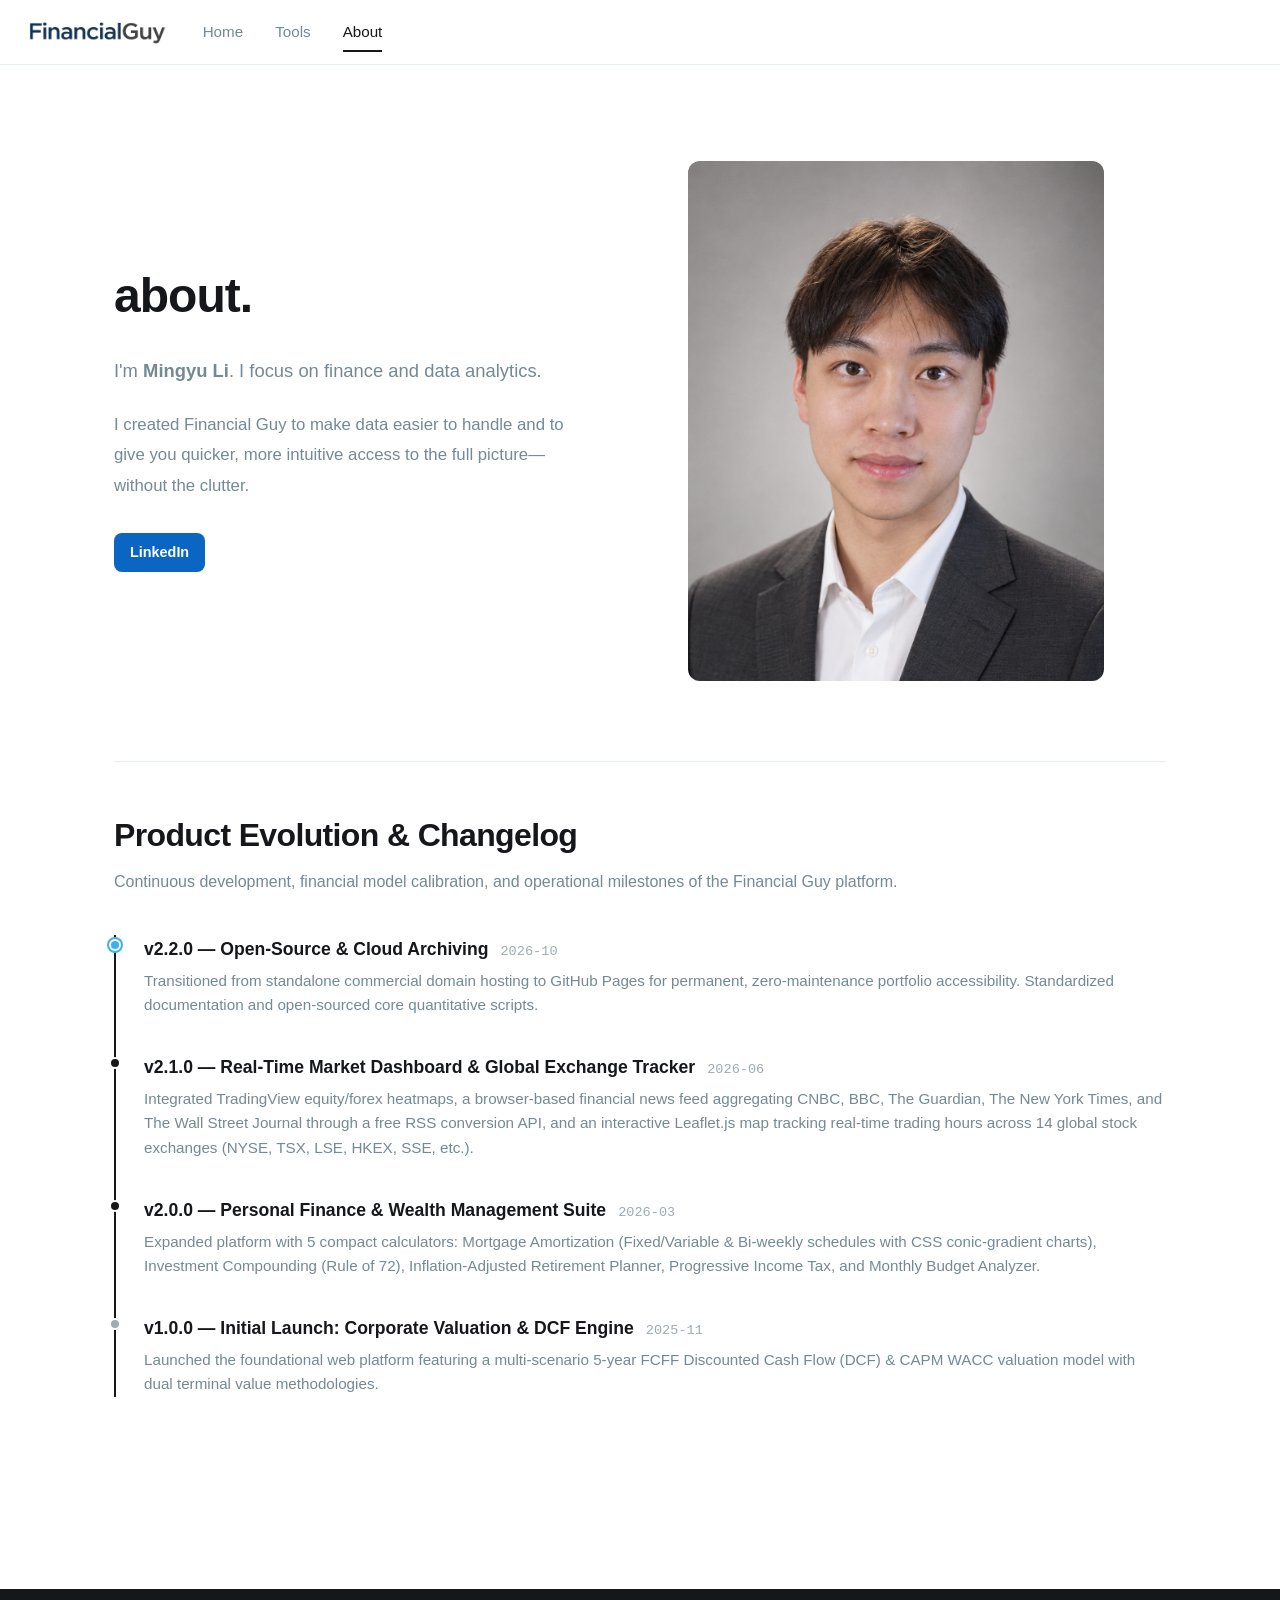
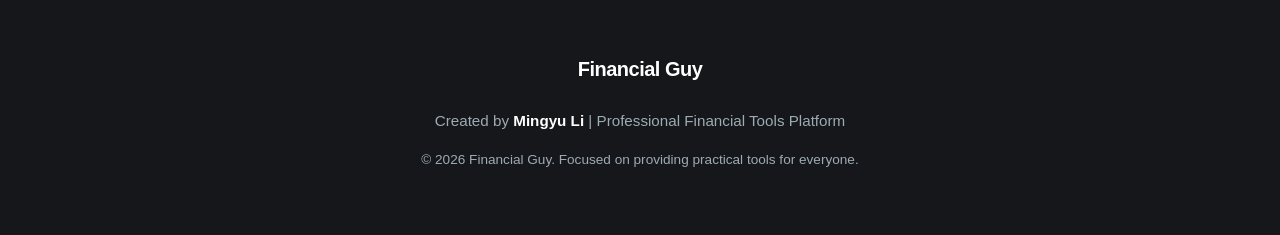
<file: about.html>
<!DOCTYPE html>
<html lang="en">
<head>
    <meta charset="UTF-8">
    <meta name="viewport" content="width=device-width, initial-scale=1.0">
    <title>About - Financial Guy</title>
    <link rel="stylesheet" href="index.css">
    <link rel="stylesheet" href="about.css">
</head>
<body>
    <nav class="navbar">
        <div class="nav-container">
            <div class="nav-logo">
                <a href="index.html" class="logo-link">
                    <img src="logo.jpg" alt="Financial Guy Logo" class="logo-img">
                </a>
            </div>
            <div class="nav-links">
                <a href="index.html" class="nav-link">Home</a>
                <a href="tools.html" class="nav-link">Tools</a>
                <a href="about.html" class="nav-link active">About</a>
            </div>
        </div>
    </nav>

    <main class="about-main">
        <div class="about-container">
            <section class="about-section">
                <div class="about-text">
                    <h1 class="about-title">about.</h1>
                    <p class="about-intro">
                        I'm <strong>Mingyu Li</strong>. I focus on finance and data analytics.
                    </p>
                    <p class="about-body">
                        I created Financial Guy to make data easier to handle and to give you quicker, more intuitive access to the full picture—without the clutter.
                    </p>
                    <a href="https://www.linkedin.com/in/mingyu-li-8914b821a/" target="_blank" rel="noopener noreferrer" class="about-linkedin">LinkedIn</a>
                </div>
                <div class="about-photo-wrap">
                    <img src="picture/user.jpeg" alt="Mingyu Li" class="about-photo">
                </div>
            </section>
            <!-- Operational & Release Changelog Section -->
<section style="margin-top: 5rem; padding-top: 3rem; border-top: 1px solid var(--border-color);">
    <h2 style="font-size: 2rem; font-weight: 700; color: var(--text-primary); margin-bottom: 0.5rem; letter-spacing: -0.02em;">
        Product Evolution & Changelog
    </h2>
    <p style="color: var(--text-secondary); margin-bottom: 2.5rem; font-size: 1rem;">
        Continuous development, financial model calibration, and operational milestones of the Financial Guy platform.
    </p>

    <div style="border-left: 2px solid var(--primary-color); padding-left: 1.75rem; display: flex; flex-direction: column; gap: 2.25rem;">
        
        <!-- v2.2.0 Archive -->
        <div style="position: relative;">
            <span style="position: absolute; left: -2.2rem; top: 0.25rem; width: 12px; height: 12px; border-radius: 50%; background: var(--secondary-color); border: 2px solid #fff; box-shadow: 0 0 0 2px var(--secondary-color);"></span>
            <div style="display: flex; align-items: baseline; gap: 0.75rem; margin-bottom: 0.35rem;">
                <span style="font-weight: 700; font-size: 1.1rem; color: var(--text-primary);">v2.2.0 — Open-Source & Cloud Archiving</span>
                <span style="font-size: 0.85rem; color: var(--text-muted); font-family: monospace;">2026-10</span>
            </div>
            <p style="color: var(--text-secondary); font-size: 0.95rem; line-height: 1.6;">
                Transitioned from standalone commercial domain hosting to GitHub Pages for permanent, zero-maintenance portfolio accessibility. Standardized documentation and open-sourced core quantitative scripts.
            </p>
        </div>

        <!-- v2.1.0 Market Dashboard -->
        <div style="position: relative;">
            <span style="position: absolute; left: -2.2rem; top: 0.25rem; width: 12px; height: 12px; border-radius: 50%; background: var(--primary-color); border: 2px solid #fff;"></span>
            <div style="display: flex; align-items: baseline; gap: 0.75rem; margin-bottom: 0.35rem;">
                <span style="font-weight: 700; font-size: 1.1rem; color: var(--text-primary);">v2.1.0 — Real-Time Market Dashboard & Global Exchange Tracker</span>
                <span style="font-size: 0.85rem; color: var(--text-muted); font-family: monospace;">2026-06</span>
            </div>
            <p style="color: var(--text-secondary); font-size: 0.95rem; line-height: 1.6;">
                Integrated TradingView equity/forex heatmaps, a browser-based financial news feed aggregating CNBC, BBC, The Guardian, The New York Times, and The Wall Street Journal through a free RSS conversion API, and an interactive Leaflet.js map tracking real-time trading hours across 14 global stock exchanges (NYSE, TSX, LSE, HKEX, SSE, etc.).
            </p>
        </div>

        <!-- v2.0.0 Personal Finance Suite -->
        <div style="position: relative;">
            <span style="position: absolute; left: -2.2rem; top: 0.25rem; width: 12px; height: 12px; border-radius: 50%; background: var(--primary-color); border: 2px solid #fff;"></span>
            <div style="display: flex; align-items: baseline; gap: 0.75rem; margin-bottom: 0.35rem;">
                <span style="font-weight: 700; font-size: 1.1rem; color: var(--text-primary);">v2.0.0 — Personal Finance & Wealth Management Suite</span>
                <span style="font-size: 0.85rem; color: var(--text-muted); font-family: monospace;">2026-03</span>
            </div>
            <p style="color: var(--text-secondary); font-size: 0.95rem; line-height: 1.6;">
                Expanded platform with 5 compact calculators: Mortgage Amortization (Fixed/Variable & Bi-weekly schedules with CSS conic-gradient charts), Investment Compounding (Rule of 72), Inflation-Adjusted Retirement Planner, Progressive Income Tax, and Monthly Budget Analyzer.
            </p>
        </div>

      <!-- v1.0.0 Core Valuation -->
        <div style="position: relative;">
            <span style="position: absolute; left: -2.2rem; top: 0.25rem; width: 12px; height: 12px; border-radius: 50%; background: var(--text-muted); border: 2px solid #fff;"></span>
            <div style="display: flex; align-items: baseline; gap: 0.75rem; margin-bottom: 0.35rem;">
                <span style="font-weight: 700; font-size: 1.1rem; color: var(--text-primary);">v1.0.0 — Initial Launch: Corporate Valuation & DCF Engine</span>
                <span style="font-size: 0.85rem; color: var(--text-muted); font-family: monospace;">2025-11</span>
            </div>
            <p style="color: var(--text-secondary); font-size: 0.95rem; line-height: 1.6;">
                Launched the foundational web platform featuring a multi-scenario 5-year FCFF Discounted Cash Flow (DCF) & CAPM WACC valuation model with dual terminal value methodologies.
            </p>
        </div>
    </div>
</section>
        </div>
    </main>

    <footer class="footer">
        <div class="container">
            <div class="footer-content">
                <div class="footer-brand"><span class="logo-text">Financial Guy</span></div>
                <p class="footer-text">Created by <strong>Mingyu Li</strong> | Professional Financial Tools Platform</p>
                <p class="footer-copyright">© 2026 Financial Guy. Focused on providing practical tools for everyone.</p>
            </div>
        </div>
    </footer>
</body>
</html>
</file>
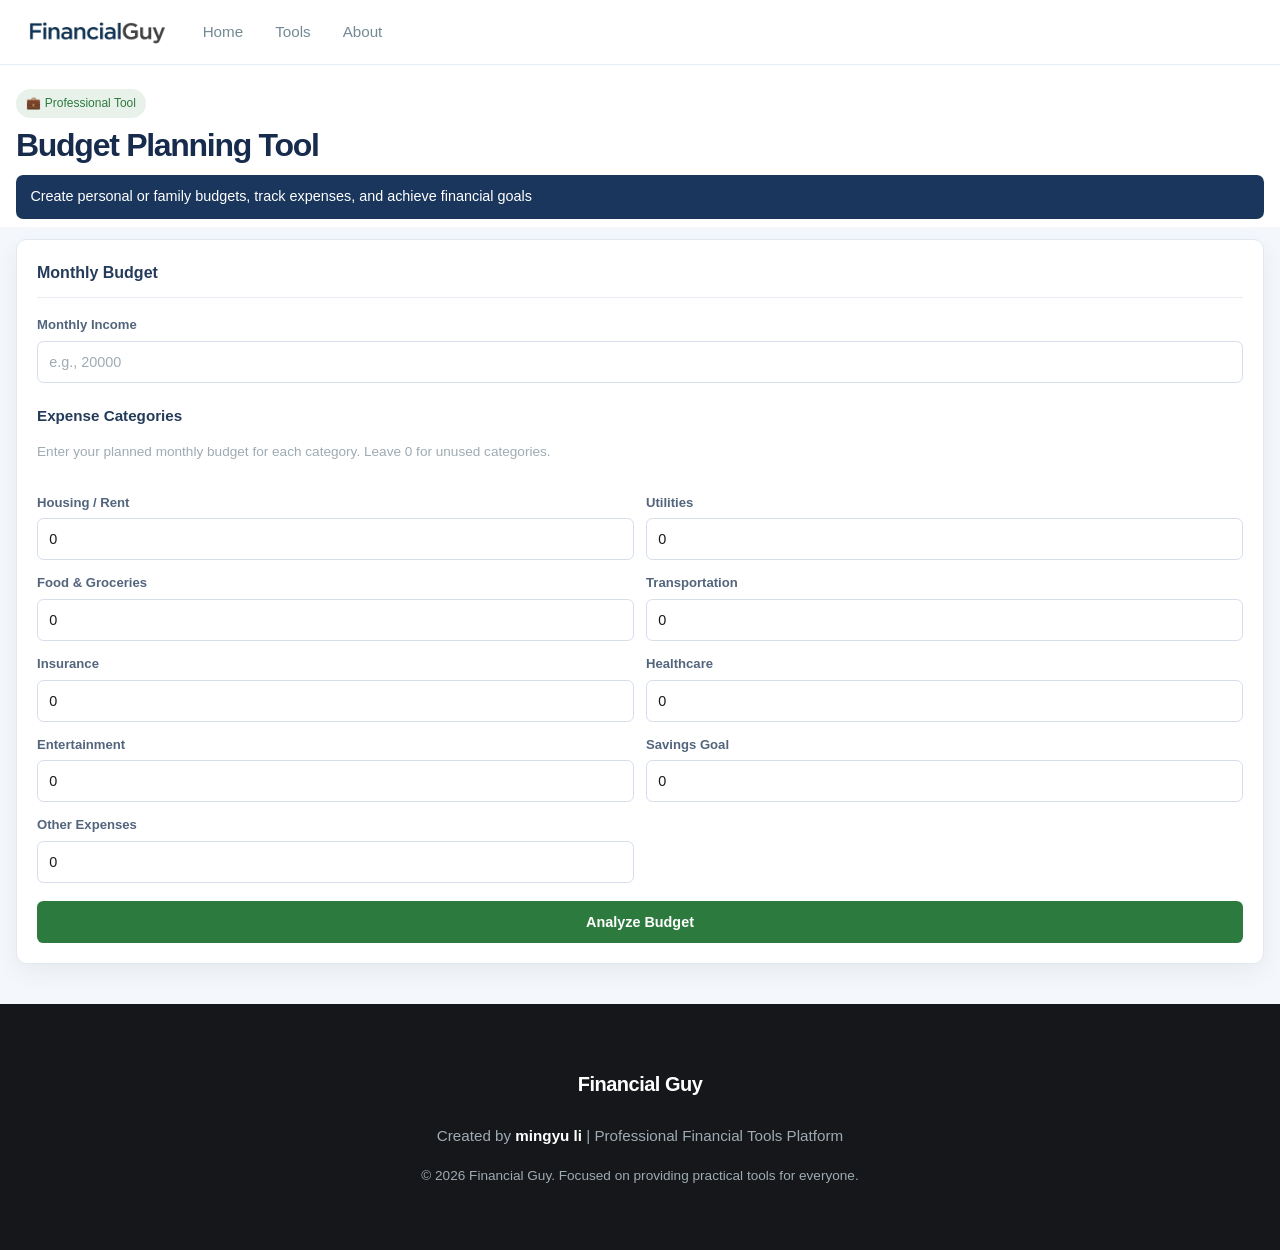
<file: budget.html>
<!DOCTYPE html>
<html lang="en">
<head>
    <meta charset="UTF-8">
    <meta name="viewport" content="width=device-width, initial-scale=1.0">
    <title>Budget Planning Tool - Financial Guy</title>
    <link rel="stylesheet" href="budget.css">
    <link rel="stylesheet" href="professional-tools.css">
</head>
<body class="professional-tool-page budget-tool-page">
    <nav class="navbar">
        <div class="nav-container">
            <div class="nav-logo">
                <a href="index.html" class="logo-link">
                    <img src="logo.jpg" alt="Financial Guy Logo" class="logo-img">
                </a>
            </div>
            <div class="nav-links">
                <a href="index.html" class="nav-link">Home</a>
                <a href="tools.html" class="nav-link">Tools</a>
                <a href="about.html" class="nav-link">About</a>
            </div>
        </div>
    </nav>

    <section class="banner-section">
        <div class="banner-container">
            <div class="banner-badge">
                <span>💼 Professional Tool</span>
            </div>
            <h1 class="banner-title">Budget Planning Tool</h1>
            <p class="banner-subtitle">Create personal or family budgets, track expenses, and achieve financial goals</p>
        </div>
    </section>

    <div class="container">
        <main class="main-content">
            <section class="input-section">
                <h2>Monthly Budget</h2>
                <form id="budgetForm" class="form">
                    <div class="form-group">
                        <label for="monthlyIncome">Monthly Income</label>
                        <input type="number" id="monthlyIncome" name="monthlyIncome" step="any" min="0" required placeholder="e.g., 20000">
                    </div>

                    <h3 class="form-section-title">Expense Categories</h3>
                    <small class="form-hint">Enter your planned monthly budget for each category. Leave 0 for unused categories.</small>

                    <div class="expense-categories">
                        <div class="form-row">
                            <div class="form-group">
                                <label for="housing">Housing / Rent</label>
                                <input type="number" id="housing" name="housing" step="any" min="0" value="0" placeholder="0">
                            </div>
                            <div class="form-group">
                                <label for="utilities">Utilities</label>
                                <input type="number" id="utilities" name="utilities" step="any" min="0" value="0" placeholder="0">
                            </div>
                        </div>
                        <div class="form-row">
                            <div class="form-group">
                                <label for="food">Food & Groceries</label>
                                <input type="number" id="food" name="food" step="any" min="0" value="0" placeholder="0">
                            </div>
                            <div class="form-group">
                                <label for="transport">Transportation</label>
                                <input type="number" id="transport" name="transport" step="any" min="0" value="0" placeholder="0">
                            </div>
                        </div>
                        <div class="form-row">
                            <div class="form-group">
                                <label for="insurance">Insurance</label>
                                <input type="number" id="insurance" name="insurance" step="any" min="0" value="0" placeholder="0">
                            </div>
                            <div class="form-group">
                                <label for="healthcare">Healthcare</label>
                                <input type="number" id="healthcare" name="healthcare" step="any" min="0" value="0" placeholder="0">
                            </div>
                        </div>
                        <div class="form-row">
                            <div class="form-group">
                                <label for="entertainment">Entertainment</label>
                                <input type="number" id="entertainment" name="entertainment" step="any" min="0" value="0" placeholder="0">
                            </div>
                            <div class="form-group">
                                <label for="savings">Savings Goal</label>
                                <input type="number" id="savings" name="savings" step="any" min="0" value="0" placeholder="0">
                            </div>
                        </div>
                        <div class="form-group">
                            <label for="other">Other Expenses</label>
                            <input type="number" id="other" name="other" step="any" min="0" value="0" placeholder="0">
                        </div>
                    </div>

                    <button type="submit" class="btn-primary">Analyze Budget</button>
                </form>
            </section>

            <section id="resultSection" class="result-section" style="display: none;">
                <h2>Budget Analysis</h2>
                <div class="result-card">
                    <div class="result-main">
                        <div class="result-value">
                            <span class="result-label">Remaining / Surplus</span>
                            <span class="result-number" id="remaining">0</span>
                            <span class="result-unit">$/month</span>
                        </div>
                    </div>
                    <div class="result-breakdown">
                        <h3>Summary</h3>
                        <div class="breakdown-list">
                            <div class="breakdown-item">
                                <span class="breakdown-label">Total Income</span>
                                <span class="breakdown-value" id="totalIncome">0</span>
                                <span class="breakdown-unit">$</span>
                            </div>
                            <div class="breakdown-item">
                                <span class="breakdown-label">Total Expenses</span>
                                <span class="breakdown-value" id="totalExpenses">0</span>
                                <span class="breakdown-unit">$</span>
                            </div>
                            <div class="breakdown-item">
                                <span class="breakdown-label">Savings Goal</span>
                                <span class="breakdown-value" id="savingsGoal">0</span>
                                <span class="breakdown-unit">$</span>
                            </div>
                        </div>
                    </div>
                    <div class="result-breakdown">
                        <h3>Expense Breakdown</h3>
                        <div class="breakdown-list" id="expenseBreakdown"></div>
                    </div>
                </div>
                <button type="button" class="btn-secondary" onclick="resetForm()">Recalculate</button>
            </section>
        </main>
    </div>

    <footer class="footer">
        <div class="container">
            <div class="footer-content">
                <div class="footer-brand">
                    <span class="logo-text">Financial Guy</span>
                </div>
                <p class="footer-text">
                    Created by <strong>mingyu li</strong> | Professional Financial Tools Platform
                </p>
                <p class="footer-copyright">
                    © 2026 Financial Guy. Focused on providing practical tools for everyone.
                </p>
            </div>
        </div>
    </footer>

    <script src="budget.js"></script>
</body>
</html>
</file>
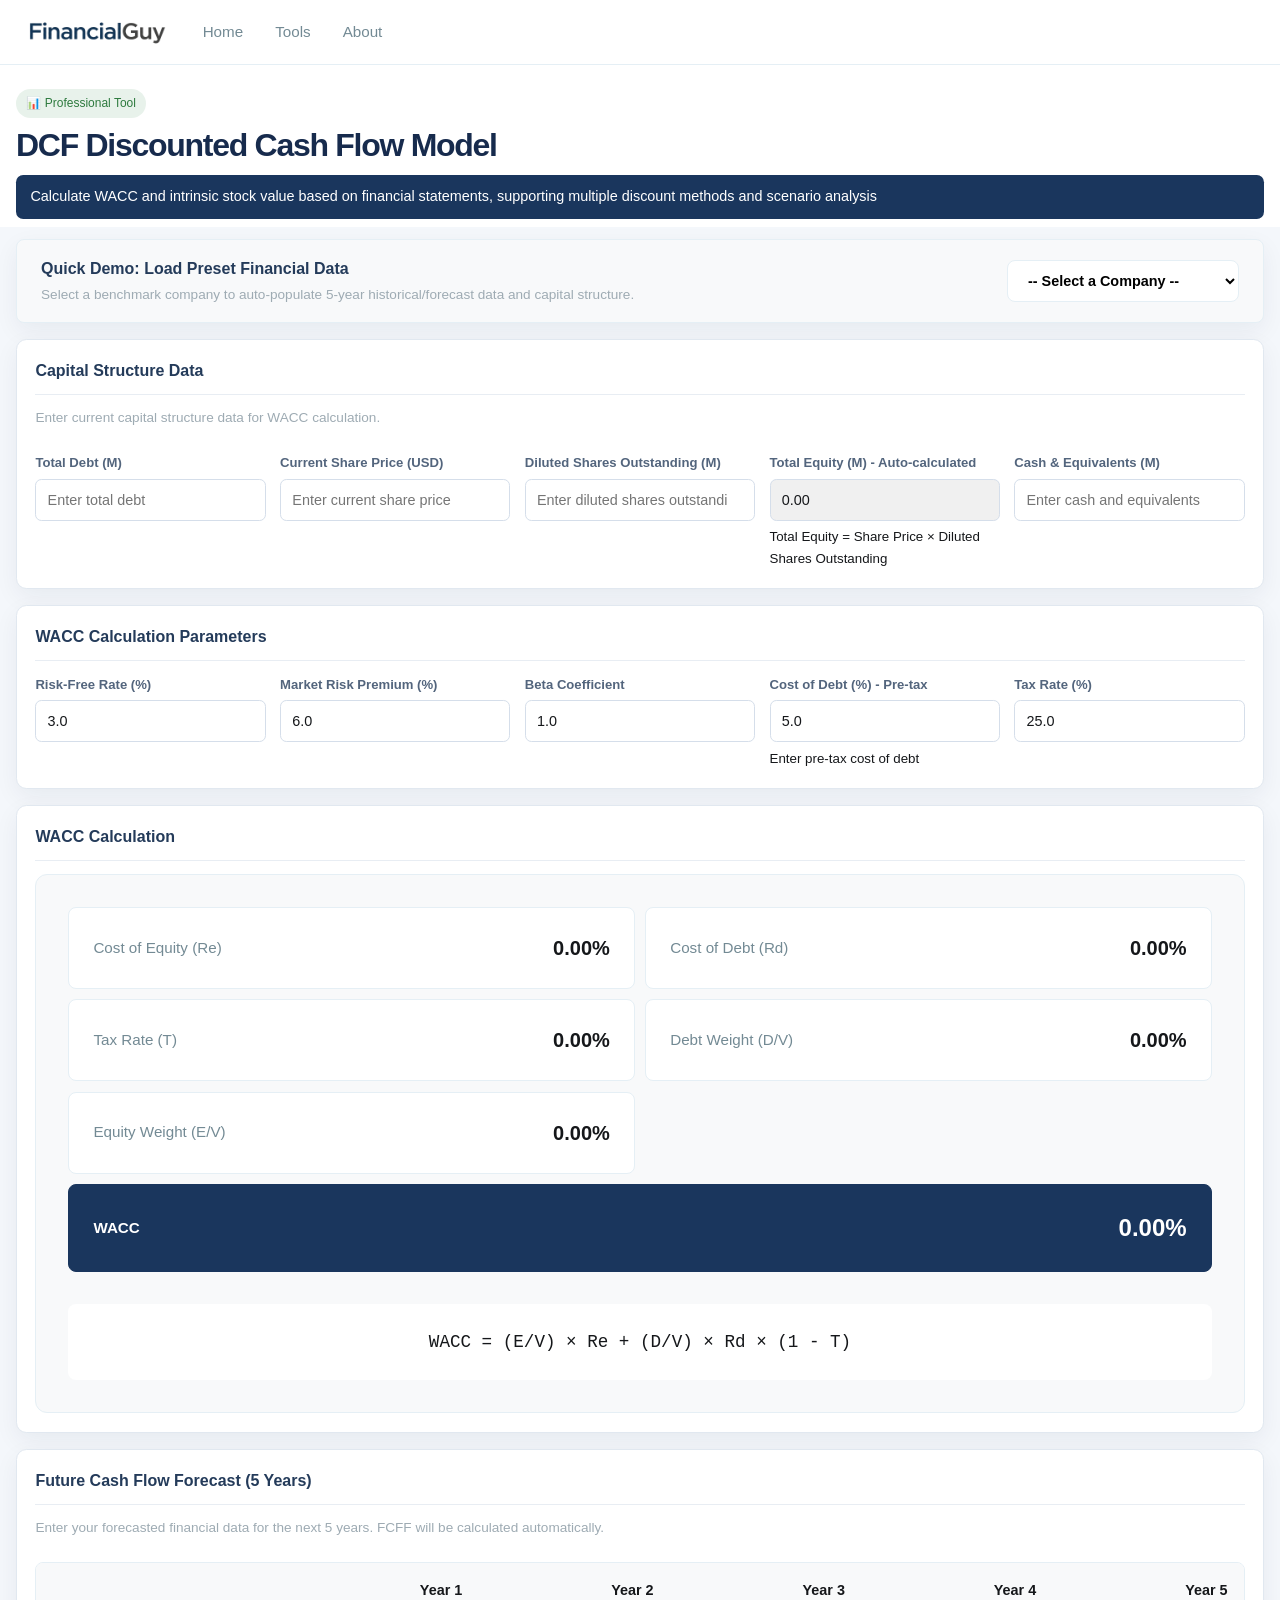
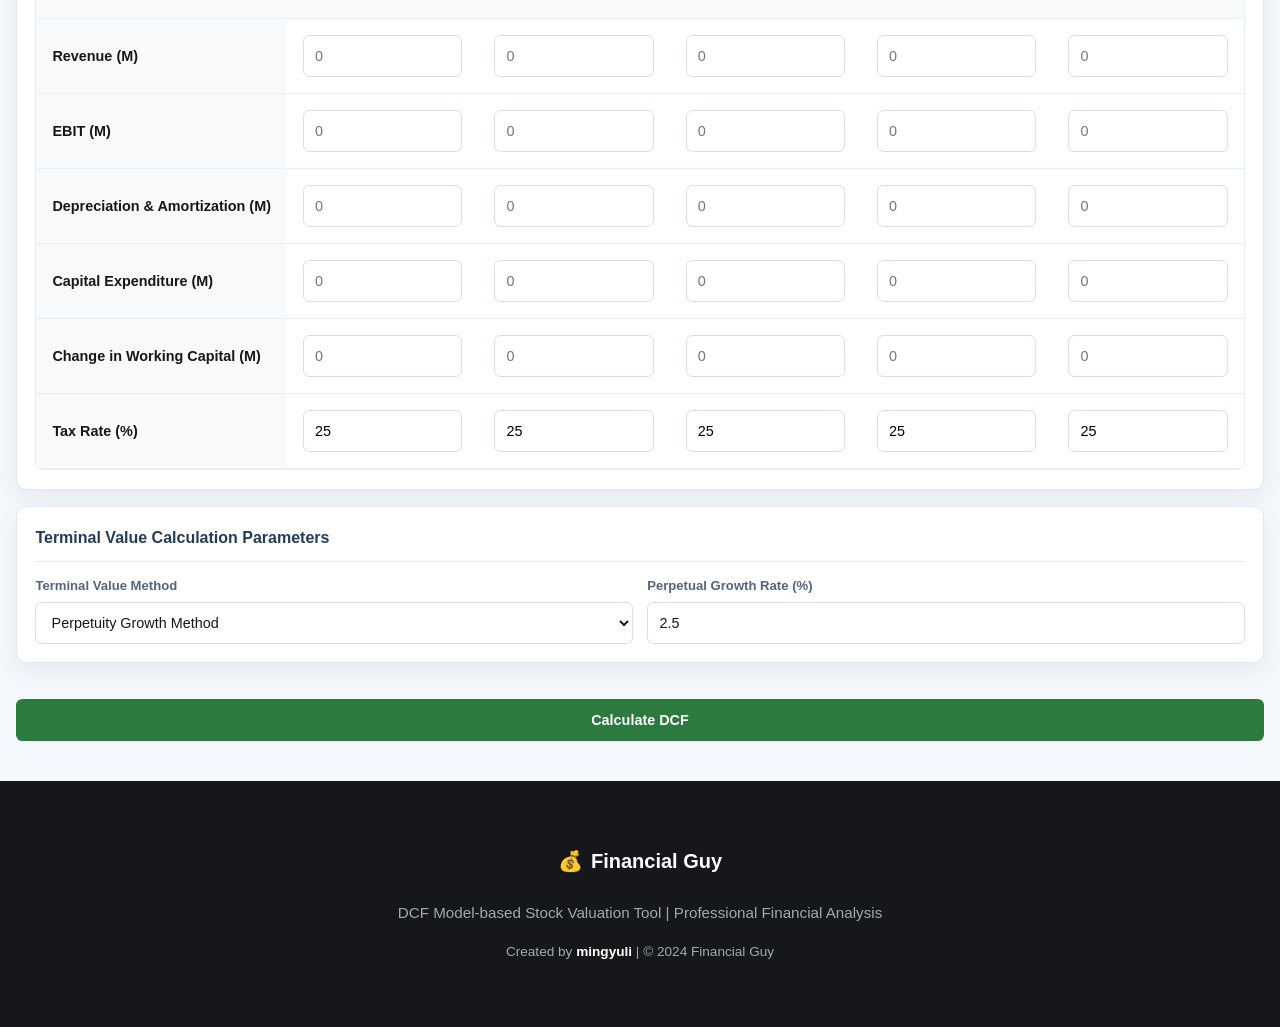
<file: dcf.html>
<!DOCTYPE html>
<html lang="en">
<head>
    <meta charset="UTF-8">
    <meta name="viewport" content="width=device-width, initial-scale=1.0">
    <title>DCF Discounted Cash Flow Model - Financial Guy</title>
    <link rel="stylesheet" href="dcf.css">
    <link rel="stylesheet" href="professional-tools.css">
</head>
<body class="professional-tool-page dcf-tool-page">
    <!-- Navigation Bar -->
    <nav class="navbar">
        <div class="nav-container">
            <div class="nav-logo">
                <a href="index.html" class="logo-link">
                    <img src="logo.jpg" alt="Financial Guy Logo" class="logo-img">
                </a>
            </div>
            <div class="nav-links">
                <a href="index.html" class="nav-link">Home</a>
                <a href="tools.html" class="nav-link">Tools</a>
                <a href="about.html" class="nav-link">About</a>
            </div>
        </div>
    </nav>

    <!-- Banner Section -->
    <section class="banner-section">
        <div class="banner-container">
            <div class="banner-badge">
                <span>📊 Professional Tool</span>
            </div>
            <h1 class="banner-title">DCF Discounted Cash Flow Model</h1>
            <p class="banner-subtitle">Calculate WACC and intrinsic stock value based on financial statements, supporting multiple discount methods and scenario analysis</p>
        </div>
    </section>

    <div class="container">
        <main class="main-content">
            <!-- All content in one section -->
            <section class="input-section">
                <!-- Preset Company Selector (激活 dcf.js 中的预设财报功能) -->
<div class="input-group" style="background: var(--bg-secondary); padding: 1rem 1.5rem; border-radius: var(--radius-md); border: 1px solid var(--border-color);">
    <div style="display: flex; align-items: center; justify-content: space-between; flex-wrap: wrap; gap: 1rem;">
        <div>
            <h3 style="margin-bottom: 0.25rem; border: none; padding: 0;">Quick Demo: Load Preset Financial Data</h3>
            <p class="input-hint" style="margin-bottom: 0;">Select a benchmark company to auto-populate 5-year historical/forecast data and capital structure.</p>
        </div>
        <select id="presetCompany" style="padding: 0.6rem 1rem; border-radius: var(--radius-md); border: 1px solid var(--border-color); font-weight: 600; min-width: 220px;">
            <option value="">-- Select a Company --</option>
            <option value="amazon">Amazon.com, Inc. (AMZN)</option>
        </select>
    </div>
</div>
                <!-- Capital Structure Data (for WACC calculation) -->
                <div class="input-group">
                    <h3>Capital Structure Data</h3>
                    <p class="input-hint">Enter current capital structure data for WACC calculation.</p>
                    <div class="form-grid">
                        <div class="form-group">
                            <label for="totalDebt">Total Debt (M)</label>
                            <input type="number" id="totalDebt" step="0.01" placeholder="Enter total debt">
                        </div>
                        <div class="form-group">
                            <label for="sharePrice">Current Share Price (USD)</label>
                            <input type="number" id="sharePrice" step="0.01" placeholder="Enter current share price">
                        </div>
                        <div class="form-group">
                            <label for="dilutedShares">Diluted Shares Outstanding (M)</label>
                            <input type="number" id="dilutedShares" step="0.01" placeholder="Enter diluted shares outstanding">
                        </div>
                        <div class="form-group">
                            <label for="totalEquity">Total Equity (M) - Auto-calculated</label>
                            <input type="number" id="totalEquity" step="0.01" readonly style="background-color: #f0f0f0; cursor: not-allowed;" placeholder="Auto-calculated">
                            <small class="form-hint">Total Equity = Share Price × Diluted Shares Outstanding</small>
                        </div>
                        <div class="form-group">
                            <label for="cash">Cash & Equivalents (M)</label>
                            <input type="number" id="cash" step="0.01" placeholder="Enter cash and equivalents">
                        </div>
                    </div>
                </div>

                <!-- WACC Parameters -->
                <div class="input-group">
                    <h3>WACC Calculation Parameters</h3>
                    <div class="form-grid">
                        <div class="form-group">
                            <label for="riskFreeRate">Risk-Free Rate (%)</label>
                            <input type="number" id="riskFreeRate" step="0.01" value="3.0" placeholder="e.g., 3.0">
                        </div>
                        <div class="form-group">
                            <label for="marketRiskPremium">Market Risk Premium (%)</label>
                            <input type="number" id="marketRiskPremium" step="0.01" value="6.0" placeholder="e.g., 6.0">
                        </div>
                        <div class="form-group">
                            <label for="beta">Beta Coefficient</label>
                            <input type="number" id="beta" step="0.01" value="1.0" placeholder="e.g., 1.0">
                        </div>
                        <div class="form-group">
                            <label for="costOfDebt">Cost of Debt (%) - Pre-tax</label>
                            <input type="number" id="costOfDebt" step="0.01" value="5.0" placeholder="e.g., 5.0">
                            <small class="form-hint">Enter pre-tax cost of debt</small>
                        </div>
                        <div class="form-group">
                            <label for="taxRate">Tax Rate (%)</label>
                            <input type="number" id="taxRate" step="0.01" value="25.0" placeholder="e.g., 25.0">
                        </div>
                    </div>
                </div>

                <!-- WACC Calculation Display -->
                <div class="input-group">
                    <h3>WACC Calculation</h3>
                    <div class="wacc-card">
                        <div class="wacc-breakdown">
                            <div class="wacc-item">
                                <span class="wacc-label">Cost of Equity (Re)</span>
                                <span class="wacc-value" id="costOfEquity">0.00%</span>
                            </div>
                            <div class="wacc-item">
                                <span class="wacc-label">Cost of Debt (Rd)</span>
                                <span class="wacc-value" id="costOfDebtDisplay">0.00%</span>
                            </div>
                            <div class="wacc-item">
                                <span class="wacc-label">Tax Rate (T)</span>
                                <span class="wacc-value" id="taxRateDisplay">0.00%</span>
                            </div>
                            <div class="wacc-item">
                                <span class="wacc-label">Debt Weight (D/V)</span>
                                <span class="wacc-value" id="debtWeight">0.00%</span>
                            </div>
                            <div class="wacc-item">
                                <span class="wacc-label">Equity Weight (E/V)</span>
                                <span class="wacc-value" id="equityWeight">0.00%</span>
                            </div>
                            <div class="wacc-item highlight">
                                <span class="wacc-label">WACC</span>
                                <span class="wacc-value" id="waccResult">0.00%</span>
                            </div>
                        </div>
                        <div class="wacc-formula">
                            <p>WACC = (E/V) × Re + (D/V) × Rd × (1 - T)</p>
                        </div>
                    </div>
                </div>

                <!-- Future Cash Flow Forecast (5 Years) -->
                <div class="input-group">
                    <h3>Future Cash Flow Forecast (5 Years)</h3>
                    <p class="input-hint">Enter your forecasted financial data for the next 5 years. FCFF will be calculated automatically.</p>
                    <div id="forecastDataTable" class="historical-table-container">
                        <table class="historical-table">
                            <thead>
                                <tr>
                                    <th></th>
                                    <th>Year 1</th>
                                    <th>Year 2</th>
                                    <th>Year 3</th>
                                    <th>Year 4</th>
                                    <th>Year 5</th>
                                </tr>
                            </thead>
                            <tbody id="forecastDataBody">
                                <tr>
                                    <td class="row-label">Revenue (M)</td>
                                    <td><input type="number" class="forecast-revenue" data-year="1" step="0.01" placeholder="0"></td>
                                    <td><input type="number" class="forecast-revenue" data-year="2" step="0.01" placeholder="0"></td>
                                    <td><input type="number" class="forecast-revenue" data-year="3" step="0.01" placeholder="0"></td>
                                    <td><input type="number" class="forecast-revenue" data-year="4" step="0.01" placeholder="0"></td>
                                    <td><input type="number" class="forecast-revenue" data-year="5" step="0.01" placeholder="0"></td>
                                </tr>
                                <tr>
                                    <td class="row-label">EBIT (M)</td>
                                    <td><input type="number" class="forecast-ebit" data-year="1" step="0.01" placeholder="0"></td>
                                    <td><input type="number" class="forecast-ebit" data-year="2" step="0.01" placeholder="0"></td>
                                    <td><input type="number" class="forecast-ebit" data-year="3" step="0.01" placeholder="0"></td>
                                    <td><input type="number" class="forecast-ebit" data-year="4" step="0.01" placeholder="0"></td>
                                    <td><input type="number" class="forecast-ebit" data-year="5" step="0.01" placeholder="0"></td>
                                </tr>
                                <tr>
                                    <td class="row-label">Depreciation & Amortization (M)</td>
                                    <td><input type="number" class="forecast-depreciation" data-year="1" step="0.01" placeholder="0"></td>
                                    <td><input type="number" class="forecast-depreciation" data-year="2" step="0.01" placeholder="0"></td>
                                    <td><input type="number" class="forecast-depreciation" data-year="3" step="0.01" placeholder="0"></td>
                                    <td><input type="number" class="forecast-depreciation" data-year="4" step="0.01" placeholder="0"></td>
                                    <td><input type="number" class="forecast-depreciation" data-year="5" step="0.01" placeholder="0"></td>
                                </tr>
                                <tr>
                                    <td class="row-label">Capital Expenditure (M)</td>
                                    <td><input type="number" class="forecast-capex" data-year="1" step="0.01" placeholder="0"></td>
                                    <td><input type="number" class="forecast-capex" data-year="2" step="0.01" placeholder="0"></td>
                                    <td><input type="number" class="forecast-capex" data-year="3" step="0.01" placeholder="0"></td>
                                    <td><input type="number" class="forecast-capex" data-year="4" step="0.01" placeholder="0"></td>
                                    <td><input type="number" class="forecast-capex" data-year="5" step="0.01" placeholder="0"></td>
                                </tr>
                                <tr>
                                    <td class="row-label">Change in Working Capital (M)</td>
                                    <td><input type="number" class="forecast-wc-change" data-year="1" step="0.01" placeholder="0"></td>
                                    <td><input type="number" class="forecast-wc-change" data-year="2" step="0.01" placeholder="0"></td>
                                    <td><input type="number" class="forecast-wc-change" data-year="3" step="0.01" placeholder="0"></td>
                                    <td><input type="number" class="forecast-wc-change" data-year="4" step="0.01" placeholder="0"></td>
                                    <td><input type="number" class="forecast-wc-change" data-year="5" step="0.01" placeholder="0"></td>
                                </tr>
                                <tr>
                                    <td class="row-label">Tax Rate (%)</td>
                                    <td><input type="number" class="forecast-tax-rate" data-year="1" step="0.01" value="25" placeholder="25"></td>
                                    <td><input type="number" class="forecast-tax-rate" data-year="2" step="0.01" value="25" placeholder="25"></td>
                                    <td><input type="number" class="forecast-tax-rate" data-year="3" step="0.01" value="25" placeholder="25"></td>
                                    <td><input type="number" class="forecast-tax-rate" data-year="4" step="0.01" value="25" placeholder="25"></td>
                                    <td><input type="number" class="forecast-tax-rate" data-year="5" step="0.01" value="25" placeholder="25"></td>
                                </tr>
                            </tbody>
                        </table>
                    </div>
                </div>

                <!-- Terminal Value Parameters -->
                <div class="input-group">
                    <h3>Terminal Value Calculation Parameters</h3>
                    <div class="form-grid">
                        <div class="form-group">
                            <label for="terminalValueMethod">Terminal Value Method</label>
                            <select id="terminalValueMethod">
                                <option value="perpetuity">Perpetuity Growth Method</option>
                                <option value="exitMultiple">Exit Multiple Method</option>
                            </select>
                        </div>
                        <div class="form-group" id="perpetuityGroup">
                            <label for="perpetualGrowthRate">Perpetual Growth Rate (%)</label>
                            <input type="number" id="perpetualGrowthRate" step="0.1" value="2.5" placeholder="e.g., 2.5">
                        </div>
                        <div class="form-group" id="exitMultipleGroup" style="display: none;">
                            <label for="exitMultiple">Exit Multiple (EV/EBITDA)</label>
                            <input type="number" id="exitMultiple" step="0.1" value="10.0" placeholder="e.g., 10.0">
                        </div>
                    </div>
                </div>

                <!-- Calculate Button -->
                <div class="action-buttons" style="margin-top: 2rem;">
                    <button type="button" class="btn-primary" id="btnCalculate" onclick="calculateDCF()" style="width: 100%;">Calculate DCF</button>
                </div>

                <!-- Results Section (Initially Hidden) -->
                <div id="resultSection" class="result-section" style="display: none;">
                    <h2>DCF Calculation Results</h2>
                    
                    <!-- Scenario Analysis -->
                    <div class="scenario-selector">
                        <h3>Scenario Analysis</h3>
                        <div class="scenario-tabs">
                            <button class="scenario-tab active" data-scenario="base">Base Case</button>
                            <button class="scenario-tab" data-scenario="optimistic">Optimistic</button>
                            <button class="scenario-tab" data-scenario="pessimistic">Pessimistic</button>
                        </div>
                        <div class="scenario-adjustments" id="scenarioAdjustments">
                            <!-- Scenario adjustment parameters will be dynamically generated -->
                        </div>
                    </div>

                    <!-- Result Cards -->
                    <div class="result-cards">
                        <div class="result-card main-result">
                            <div class="result-header">
                                <h3>Enterprise Value (EV)</h3>
                            </div>
                            <div class="result-value" id="enterpriseValue">0.00</div>
                            <div class="result-unit">M</div>
                        </div>
                        <div class="result-card">
                            <div class="result-header">
                                <h3>Equity Value</h3>
                            </div>
                            <div class="result-value" id="equityValue">0.00</div>
                            <div class="result-unit">M</div>
                        </div>
                        <div class="result-card">
                            <div class="result-header">
                                <h3>Value Per Share</h3>
                            </div>
                            <div class="result-value" id="valuePerShare">0.00</div>
                            <div class="result-unit">USD/Share</div>
                        </div>
                    </div>

                    <!-- Cash Flow Forecast Table -->
                    <div class="cashflow-table-container">
                        <h3>Cash Flow Forecast</h3>
                        <div class="table-wrapper">
                            <table id="cashflowTable" class="cashflow-table">
                                <thead>
                                    <tr>
                                        <th>Year</th>
                                        <th>Revenue</th>
                                        <th>EBIT</th>
                                        <th>EBIT(1-T)</th>
                                        <th>D&A</th>
                                        <th>CapEx</th>
                                        <th>WC Change</th>
                                        <th>FCFF</th>
                                        <th>Present Value</th>
                                    </tr>
                                </thead>
                                <tbody></tbody>
                            </table>
                        </div>
                    </div>

                    <!-- Detailed Calculation Process -->
                    <details class="calculation-details">
                        <summary>View Detailed Calculation Process</summary>
                        <div class="details-content">
                            <div class="detail-section">
                                <h4>Forecast Period Cash Flow PV</h4>
                                <div class="detail-value" id="pvForecastPeriod">0.00 M</div>
                            </div>
                            <div class="detail-section">
                                <h4>Terminal Value</h4>
                                <div class="detail-value" id="terminalValue">0.00 M</div>
                            </div>
                            <div class="detail-section">
                                <h4>Terminal Value PV</h4>
                                <div class="detail-value" id="pvTerminalValue">0.00 M</div>
                            </div>
                            <div class="detail-section">
                                <h4>Enterprise Value</h4>
                                <div class="detail-value" id="enterpriseValueDetail">0.00 M</div>
                            </div>
                            <div class="detail-section">
                                <h4>Less: Net Debt</h4>
                                <div class="detail-value" id="netDebt">0.00 M</div>
                            </div>
                            <div class="detail-section highlight">
                                <h4>Equity Value</h4>
                                <div class="detail-value" id="equityValueDetail">0.00 M</div>
                            </div>
                        </div>
                    </details>

                    <button type="button" class="btn-secondary" onclick="resetCalculation()" style="margin-top: 1.5rem; width: 100%;">Reset & Recalculate</button>
                </div>
            </section>
        </main>
    </div>

    <!-- Footer -->
    <footer class="footer">
        <div class="footer-content">
            <div class="footer-brand">
                <span class="logo-icon">💰</span>
                <span class="logo-text">Financial Guy</span>
            </div>
            <p class="footer-text">
                DCF Model-based Stock Valuation Tool | Professional Financial Analysis
            </p>
            <p class="footer-copyright">
                Created by <strong>mingyuli</strong> | © 2024 Financial Guy
            </p>
        </div>
    </footer>

    <script src="dcf.js"></script>
</body>
</html>
</file>
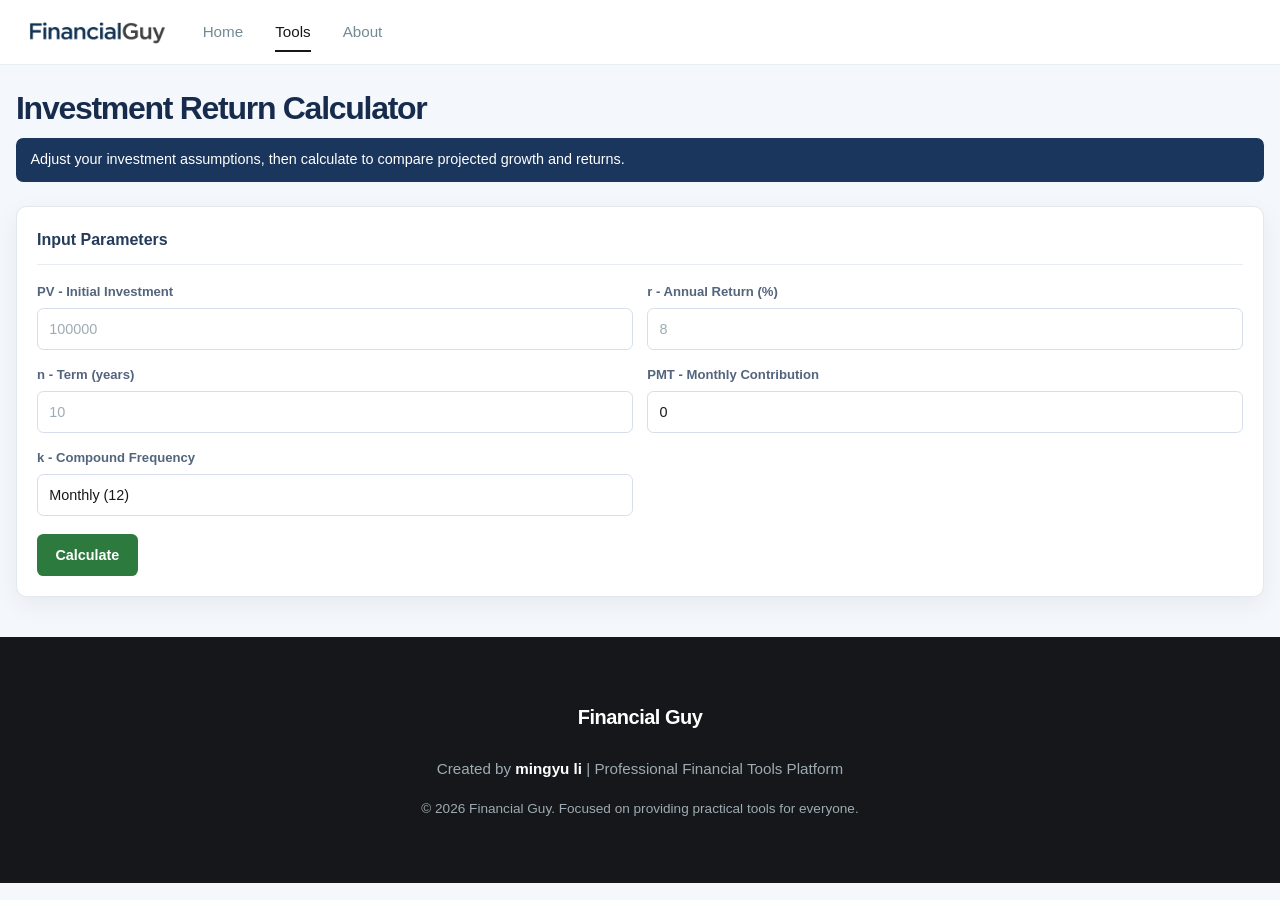
<file: investment.html>
<!DOCTYPE html>
<html lang="en">
<head>
    <meta charset="UTF-8">
    <meta name="viewport" content="width=device-width, initial-scale=1.0">
    <title>Investment Return Calculator - Financial Guy</title>
    <link rel="stylesheet" href="investment.css">
    <link rel="stylesheet" href="professional-tools.css">
</head>
<body class="calc-page professional-tool-page">
    <nav class="navbar">
        <div class="nav-container">
            <div class="nav-logo">
                <a href="index.html" class="logo-link">
                    <img src="logo.jpg" alt="Financial Guy Logo" class="logo-img">
                </a>
            </div>
            <div class="nav-links">
                <a href="index.html" class="nav-link">Home</a>
                <a href="tools.html" class="nav-link active">Tools</a>
                <a href="about.html" class="nav-link">About</a>
            </div>
        </div>
    </nav>

    <div class="container">
        <!-- 第一部分：计算器名称（左上） -->
        <header class="calc-header">
            <h1>Investment Return Calculator</h1>
            <p class="tool-guidance">Adjust your investment assumptions, then calculate to compare projected growth and returns.</p>
        </header>

        <main class="main-content">
            <!-- 第二部分：输入参数 -->
            <section class="input-section calc-section">
                <h2 class="calc-section-title">Input Parameters</h2>
                <form id="investmentForm" class="form">
                    <div class="form-group">
                        <label for="initialInvestment">PV - Initial Investment</label>
                        <input type="number" id="initialInvestment" name="initialInvestment" step="any" min="0" required placeholder="100000">
                    </div>
                    <div class="form-group">
                        <label for="annualReturn">r - Annual Return (%)</label>
                        <input type="number" id="annualReturn" name="annualReturn" step="any" min="-100" max="100" required placeholder="8">
                    </div>
                    <div class="form-group">
                        <label for="years">n - Term (years)</label>
                        <input type="number" id="years" name="years" step="any" min="1" max="100" required placeholder="10">
                    </div>
                    <div class="form-group">
                        <label for="monthlyContribution">PMT - Monthly Contribution</label>
                        <input type="number" id="monthlyContribution" name="monthlyContribution" step="any" min="0" value="0" placeholder="0">
                    </div>
                    <div class="form-group">
                        <label for="compoundFrequency">k - Compound Frequency</label>
                        <select id="compoundFrequency" name="compoundFrequency">
                            <option value="12">Monthly (12)</option>
                            <option value="4">Quarterly (4)</option>
                            <option value="2">Semi-annual (2)</option>
                            <option value="1">Annual (1)</option>
                        </select>
                    </div>
                    <button type="submit" class="btn-primary">Calculate</button>
                </form>
            </section>

            <!-- 第三部分：计算结果 -->
            <section id="resultSection" class="result-section calc-section" style="display: none;">
                <h2 class="calc-section-title">Results</h2>
                <div class="result-card">
                    <div class="result-main">
                        <div class="result-value">
                            <span class="result-label">FV (Future Value)</span>
                            <span class="result-number" id="futureValue">0</span>
                            <span class="result-unit">$</span>
                        </div>
                    </div>
                    <div class="result-breakdown">
                        <h3>Summary</h3>
                        <div class="breakdown-list">
                            <div class="breakdown-item">
                                <span class="breakdown-label">Total Invested</span>
                                <span class="breakdown-value" id="totalInvested">0</span>
                                <span class="breakdown-unit">$</span>
                            </div>
                            <div class="breakdown-item">
                                <span class="breakdown-label">Total Return</span>
                                <span class="breakdown-value" id="totalReturn">0</span>
                                <span class="breakdown-unit">$</span>
                            </div>
                            <div class="breakdown-item">
                                <span class="breakdown-label">Return Rate</span>
                                <span class="breakdown-value" id="returnRate">0%</span>
                            </div>
                            <div class="breakdown-item">
                                <span class="breakdown-label">Payback Period</span>
                                <span class="breakdown-value" id="paybackPeriod">-</span>
                                <span class="breakdown-unit">years</span>
                            </div>
                        </div>
                    </div>
                </div>
                <button type="button" class="btn-secondary" onclick="resetForm()">Recalculate</button>
            </section>
        </main>
    </div>

    <footer class="footer">
        <div class="container">
            <div class="footer-content">
                <div class="footer-brand">
                    <span class="logo-text">Financial Guy</span>
                </div>
                <p class="footer-text">
                    Created by <strong>mingyu li</strong> | Professional Financial Tools Platform
                </p>
                <p class="footer-copyright">
                    © 2026 Financial Guy. Focused on providing practical tools for everyone.
                </p>
            </div>
        </div>
    </footer>

    <script src="investment.js"></script>
</body>
</html>
</file>
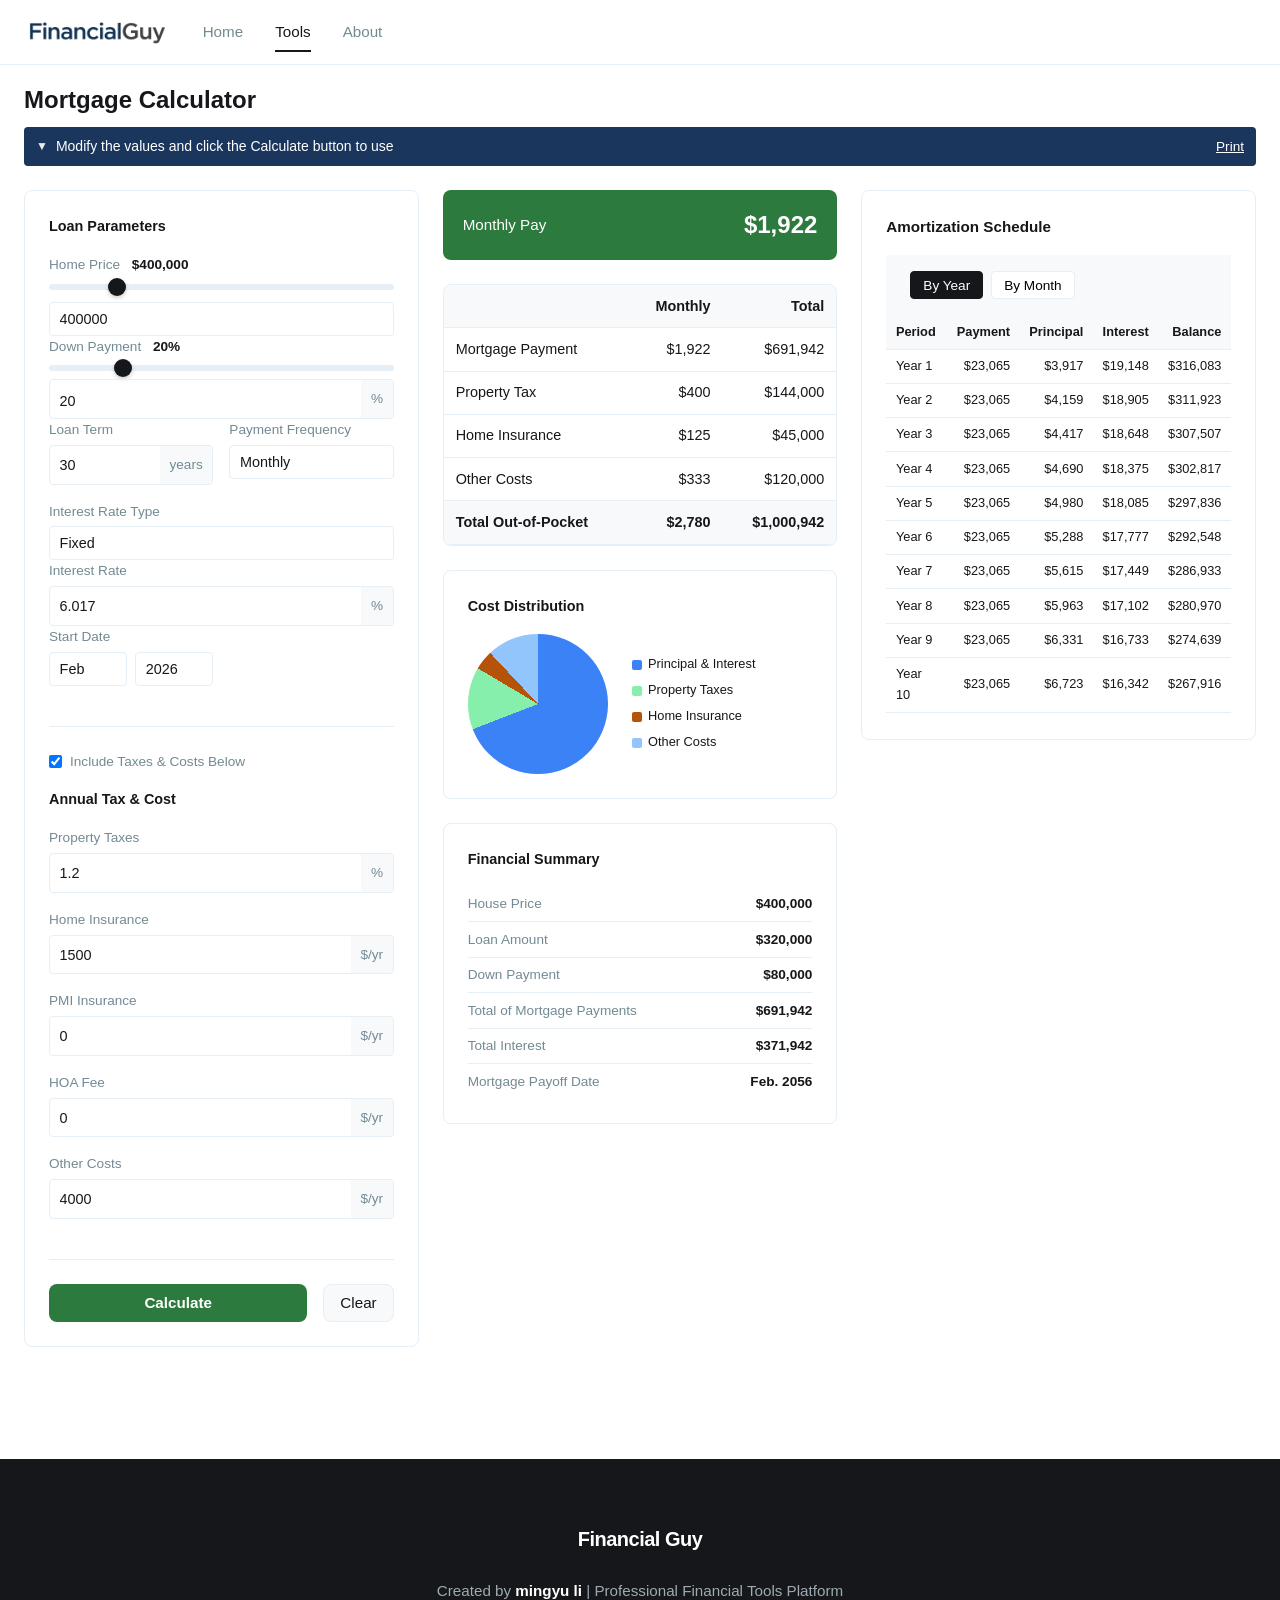
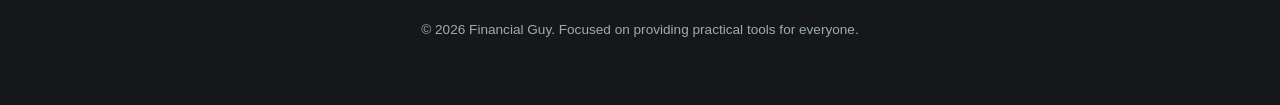
<file: mortgage.html>
<!DOCTYPE html>
<html lang="en">
<head>
    <meta charset="UTF-8">
    <meta name="viewport" content="width=device-width, initial-scale=1.0">
    <title>Mortgage Calculator - Financial Guy</title>
    <link rel="stylesheet" href="mortgage.css">
</head>
<body class="calc-page mortgage-layout">
    <nav class="navbar">
        <div class="nav-container">
            <div class="nav-logo">
                <a href="index.html" class="logo-link">
                    <img src="logo.jpg" alt="Financial Guy Logo" class="logo-img">
                </a>
            </div>
            <div class="nav-links">
                <a href="index.html" class="nav-link">Home</a>
                <a href="tools.html" class="nav-link active">Tools</a>
                <a href="about.html" class="nav-link">About</a>
            </div>
        </div>
    </nav>

    <div class="container mortgage-container">
        <!-- 标题 + 说明横幅 -->
        <header class="mortgage-header">
            <h1 class="mortgage-title">Mortgage Calculator</h1>
            <div class="mortgage-banner">
                <span class="banner-arrow">&#9660;</span>
                <span class="banner-text">Modify the values and click the Calculate button to use</span>
                <a href="#" class="banner-print" onclick="window.print(); return false;">Print</a>
            </div>
        </header>

        <main class="mortgage-main">
            <!-- 左栏：输入参数 -->
            <section class="mortgage-left">
                <form id="mortgageForm" class="mortgage-form">
                    <div class="form-block">
                        <h3 class="form-block-title">Loan Parameters</h3>
                        <div class="form-group with-slider">
                            <label for="homePrice">Home Price <span id="homePriceVal" class="slider-value">$400,000</span></label>
                            <input type="range" id="homePriceSlider" min="50000" max="2000000" step="10000" value="400000">
                            <input type="number" id="homePrice" name="homePrice" step="any" min="0" value="400000" placeholder="400000">
                        </div>
                        <div class="form-group with-slider">
                            <label for="downPaymentPct">Down Payment <span id="downPaymentVal" class="slider-value">20%</span></label>
                            <input type="range" id="downPaymentSlider" min="0" max="100" step="1" value="20">
                            <div class="input-with-suffix">
                                <input type="number" id="downPaymentPct" name="downPaymentPct" step="any" min="0" max="100" value="20" placeholder="20">
                                <span class="input-suffix">%</span>
                            </div>
                        </div>
                        <div class="form-row">
                            <div class="form-group">
                                <label for="loanTerm">Loan Term</label>
                                <div class="input-with-suffix">
                                    <input type="number" id="loanTerm" name="loanTerm" step="any" min="1" max="50" value="30" placeholder="30">
                                    <span class="input-suffix">years</span>
                                </div>
                            </div>
                            <div class="form-group">
                                <label for="paymentFreq">Payment Frequency</label>
                                <select id="paymentFreq" name="paymentFreq">
                                    <option value="monthly">Monthly</option>
                                    <option value="biweekly">Bi-weekly</option>
                                </select>
                            </div>
                        </div>
                        <div class="form-group">
                            <label for="rateType">Interest Rate Type</label>
                            <select id="rateType" name="rateType">
                                <option value="fixed">Fixed</option>
                                <option value="variable">Variable</option>
                            </select>
                        </div>
                        <div id="fixedRateBlock" class="form-group">
                            <label for="interestRate">Interest Rate</label>
                            <div class="input-with-suffix">
                                <input type="number" id="interestRate" name="interestRate" step="0.001" min="0" max="30" value="6.017" placeholder="6.017">
                                <span class="input-suffix">%</span>
                            </div>
                        </div>
                        <div id="variableRateBlock" class="variable-rate-block" style="display: none;">
                            <div class="form-group">
                                <label for="initialRate">Initial Rate</label>
                                <div class="input-with-suffix">
                                    <input type="number" id="initialRate" name="initialRate" step="0.001" min="0" max="30" value="5.5" placeholder="5.5">
                                    <span class="input-suffix">%</span>
                                </div>
                            </div>
                            <div class="form-group">
                                <label for="adjustYears">Adjustment After (years)</label>
                                <input type="number" id="adjustYears" name="adjustYears" min="1" max="30" value="5" placeholder="5">
                            </div>
                            <div class="form-group">
                                <label for="postAdjustRate">Rate After Adjustment</label>
                                <div class="input-with-suffix">
                                    <input type="number" id="postAdjustRate" name="postAdjustRate" step="0.001" min="0" max="30" value="7" placeholder="7">
                                    <span class="input-suffix">%</span>
                                </div>
                            </div>
                        </div>
                        <div class="form-row">
                            <div class="form-group">
                                <label for="startMonth">Start Date</label>
                                <div class="date-inputs">
                                    <select id="startMonth" name="startMonth">
                                        <option value="1">Jan</option><option value="2" selected>Feb</option><option value="3">Mar</option>
                                        <option value="4">Apr</option><option value="5">May</option><option value="6">Jun</option>
                                        <option value="7">Jul</option><option value="8">Aug</option><option value="9">Sep</option>
                                        <option value="10">Oct</option><option value="11">Nov</option><option value="12">Dec</option>
                                    </select>
                                    <select id="startYear" name="startYear"></select>
                                </div>
                            </div>
                        </div>
                    </div>

                    <div class="form-block">
                        <label class="checkbox-label">
                            <input type="checkbox" id="includeTaxes" name="includeTaxes" checked>
                            Include Taxes & Costs Below
                        </label>
                        <div id="taxCostBlock" class="tax-cost-block">
                            <h3 class="form-block-title">Annual Tax & Cost</h3>
                            <div class="form-group">
                                <label for="propertyTax">Property Taxes</label>
                                <div class="input-with-suffix">
                                    <input type="number" id="propertyTax" name="propertyTax" step="any" min="0" value="1.2" placeholder="1.2">
                                    <span class="input-suffix">%</span>
                                </div>
                            </div>
                            <div class="form-group">
                                <label for="homeInsurance">Home Insurance</label>
                                <div class="input-with-suffix">
                                    <input type="number" id="homeInsurance" name="homeInsurance" step="any" min="0" value="1500" placeholder="1500">
                                    <span class="input-suffix">$/yr</span>
                                </div>
                            </div>
                            <div class="form-group">
                                <label for="pmi">PMI Insurance</label>
                                <div class="input-with-suffix">
                                    <input type="number" id="pmi" name="pmi" step="any" min="0" value="0" placeholder="0">
                                    <span class="input-suffix">$/yr</span>
                                </div>
                            </div>
                            <div class="form-group">
                                <label for="hoaFee">HOA Fee</label>
                                <div class="input-with-suffix">
                                    <input type="number" id="hoaFee" name="hoaFee" step="any" min="0" value="0" placeholder="0">
                                    <span class="input-suffix">$/yr</span>
                                </div>
                            </div>
                            <div class="form-group">
                                <label for="otherCosts">Other Costs</label>
                                <div class="input-with-suffix">
                                    <input type="number" id="otherCosts" name="otherCosts" step="any" min="0" value="4000" placeholder="4000">
                                    <span class="input-suffix">$/yr</span>
                                </div>
                            </div>
                        </div>
                    </div>

                    <div class="form-actions">
                        <button type="submit" class="btn-calculate">Calculate</button>
                        <button type="button" class="btn-clear" onclick="resetForm()">Clear</button>
                    </div>
                </form>
            </section>

            <!-- 右栏：计算结果 -->
            <section class="mortgage-right">
                <div class="result-monthly-bar">
                    <span class="result-monthly-label" id="payLabel">Monthly Pay</span>
                    <span class="result-monthly-value" id="monthlyPayTotal">$0</span>
                </div>

                <div class="result-breakdown-table">
                    <table>
                        <thead>
                            <tr>
                                <th></th>
                                <th>Monthly</th>
                                <th>Total</th>
                            </tr>
                        </thead>
                        <tbody>
                            <tr>
                                <td>Mortgage Payment</td>
                                <td id="mortgageMonthly">$0</td>
                                <td id="mortgageTotal">$0</td>
                            </tr>
                            <tr>
                                <td>Property Tax</td>
                                <td id="propertyTaxMonthly">$0</td>
                                <td id="propertyTaxTotal">$0</td>
                            </tr>
                            <tr>
                                <td>Home Insurance</td>
                                <td id="insuranceMonthly">$0</td>
                                <td id="insuranceTotal">$0</td>
                            </tr>
                            <tr>
                                <td>Other Costs</td>
                                <td id="otherMonthly">$0</td>
                                <td id="otherTotal">$0</td>
                            </tr>
                            <tr class="total-row">
                                <td>Total Out-of-Pocket</td>
                                <td id="totalMonthly">$0</td>
                                <td id="totalAll">$0</td>
                            </tr>
                        </tbody>
                    </table>
                </div>

                <!-- 成本分布图 -->
                <div class="result-chart-block">
                    <h3>Cost Distribution</h3>
                    <div class="donut-chart-wrapper">
                        <div class="donut-chart" id="donutChart"></div>
                        <div class="donut-legend">
                            <span class="legend-item" data-color="pni">Principal & Interest</span>
                            <span class="legend-item" data-color="tax">Property Taxes</span>
                            <span class="legend-item" data-color="ins">Home Insurance</span>
                            <span class="legend-item" data-color="other">Other Costs</span>
                        </div>
                    </div>
                </div>

                <div class="result-summary">
                    <h3>Financial Summary</h3>
                    <ul class="summary-list">
                        <li><span>House Price</span><span id="summaryHousePrice">$0</span></li>
                        <li><span>Loan Amount</span><span id="summaryLoanAmount">$0</span></li>
                        <li><span>Down Payment</span><span id="summaryDownPayment">$0</span></li>
                        <li><span>Total of Mortgage Payments</span><span id="summaryMortgageTotal">$0</span></li>
                        <li><span>Total Interest</span><span id="summaryTotalInterest">$0</span></li>
                        <li><span>Mortgage Payoff Date</span><span id="summaryPayoffDate">-</span></li>
                    </ul>
                </div>
            </section>

            <!-- 第三列：还款明细表 -->
            <section class="mortgage-schedule">
                <h3 class="schedule-column-title">Amortization Schedule</h3>
                <div class="schedule-view-toggle">
                    <button type="button" class="view-btn active" data-view="year">By Year</button>
                    <button type="button" class="view-btn" data-view="month">By Month</button>
                </div>
                <div class="schedule-table-scroll">
                    <table class="amortization-table" id="amortizationTable">
                        <thead>
                            <tr>
                                <th>Period</th>
                                <th>Payment</th>
                                <th>Principal</th>
                                <th>Interest</th>
                                <th>Balance</th>
                            </tr>
                        </thead>
                        <tbody id="amortizationBody"></tbody>
                    </table>
                </div>
            </section>
        </main>
    </div>

    <footer class="footer">
        <div class="container">
            <div class="footer-content">
                <div class="footer-brand"><span class="logo-text">Financial Guy</span></div>
                <p class="footer-text">Created by <strong>mingyu li</strong> | Professional Financial Tools Platform</p>
                <p class="footer-copyright">© 2026 Financial Guy. Focused on providing practical tools for everyone.</p>
            </div>
        </div>
    </footer>

    <script src="mortgage.js"></script>
</body>
</html>
</file>
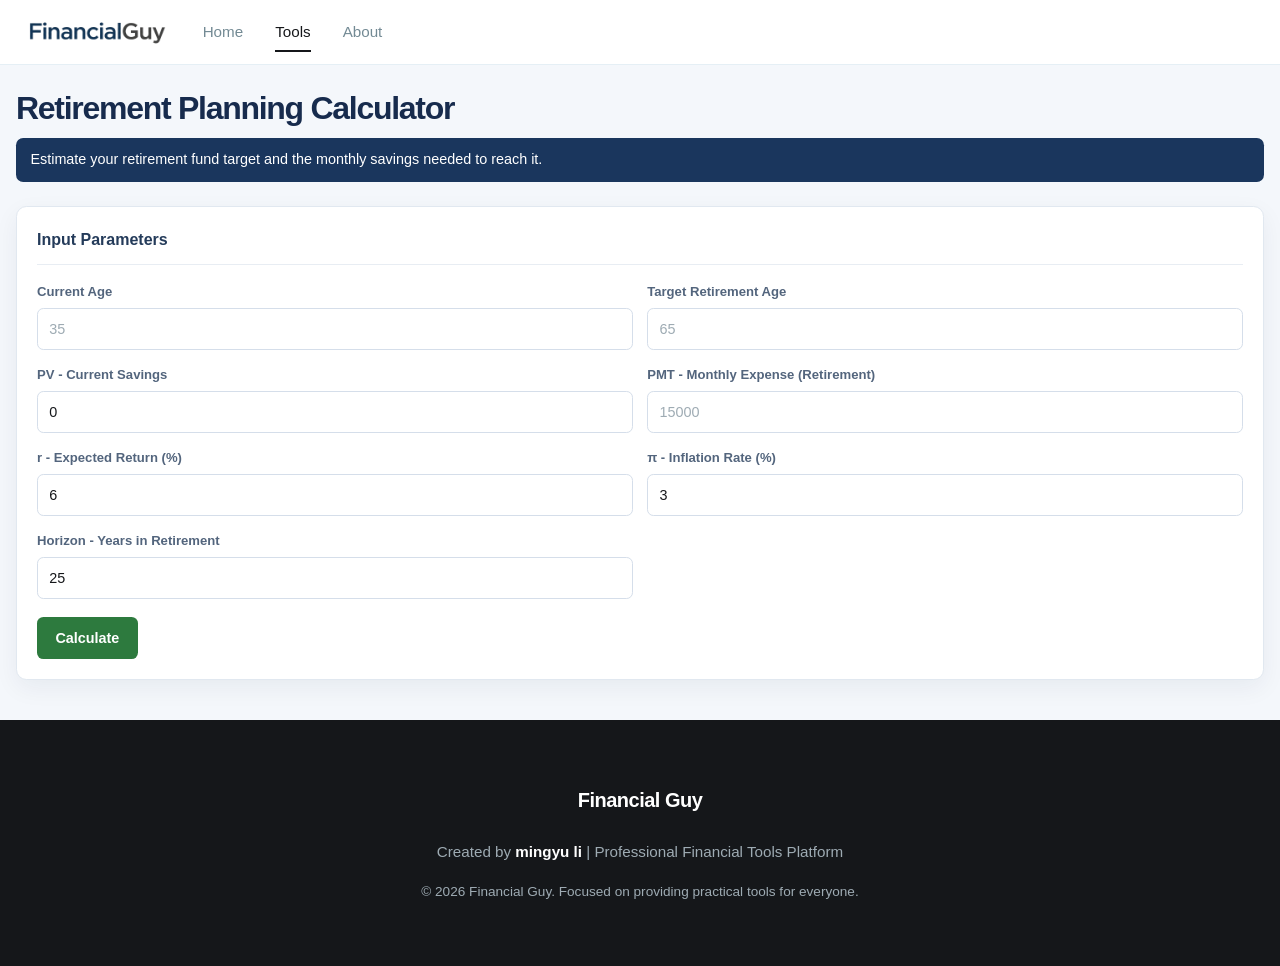
<file: retirement.html>
<!DOCTYPE html>
<html lang="en">
<head>
    <meta charset="UTF-8">
    <meta name="viewport" content="width=device-width, initial-scale=1.0">
    <title>Retirement Planning Calculator - Financial Guy</title>
    <link rel="stylesheet" href="retirement.css">
    <link rel="stylesheet" href="professional-tools.css">
</head>
<body class="calc-page professional-tool-page">
    <nav class="navbar">
        <div class="nav-container">
            <div class="nav-logo">
                <a href="index.html" class="logo-link">
                    <img src="logo.jpg" alt="Financial Guy Logo" class="logo-img">
                </a>
            </div>
            <div class="nav-links">
                <a href="index.html" class="nav-link">Home</a>
                <a href="tools.html" class="nav-link active">Tools</a>
                <a href="about.html" class="nav-link">About</a>
            </div>
        </div>
    </nav>

    <div class="container">
        <!-- 第一部分：计算器名称（左上） -->
        <header class="calc-header">
            <h1>Retirement Planning Calculator</h1>
            <p class="tool-guidance">Estimate your retirement fund target and the monthly savings needed to reach it.</p>
        </header>

        <main class="main-content">
            <!-- 第二部分：输入参数 -->
            <section class="input-section calc-section">
                <h2 class="calc-section-title">Input Parameters</h2>
                <form id="retirementForm" class="form">
                    <div class="form-group">
                        <label for="currentAge">Current Age</label>
                        <input type="number" id="currentAge" name="currentAge" step="any" min="18" max="100" required placeholder="35">
                    </div>
                    <div class="form-group">
                        <label for="retirementAge">Target Retirement Age</label>
                        <input type="number" id="retirementAge" name="retirementAge" step="any" min="50" max="100" required placeholder="65">
                    </div>
                    <div class="form-group">
                        <label for="currentSavings">PV - Current Savings</label>
                        <input type="number" id="currentSavings" name="currentSavings" step="any" min="0" value="0" placeholder="500000">
                    </div>
                    <div class="form-group">
                        <label for="monthlyExpense">PMT - Monthly Expense (Retirement)</label>
                        <input type="number" id="monthlyExpense" name="monthlyExpense" step="any" min="0" required placeholder="15000">
                    </div>
                    <div class="form-group">
                        <label for="annualReturn">r - Expected Return (%)</label>
                        <input type="number" id="annualReturn" name="annualReturn" step="any" value="6" placeholder="6">
                    </div>
                    <div class="form-group">
                        <label for="inflationRate">π - Inflation Rate (%)</label>
                        <input type="number" id="inflationRate" name="inflationRate" step="any" value="3" placeholder="3">
                    </div>
                    <div class="form-group">
                        <label for="retirementYears">Horizon - Years in Retirement</label>
                        <input type="number" id="retirementYears" name="retirementYears" step="any" min="1" max="50" value="25" placeholder="25">
                    </div>
                    <button type="submit" class="btn-primary">Calculate</button>
                </form>
            </section>

            <!-- 第三部分：计算结果 -->
            <section id="resultSection" class="result-section calc-section" style="display: none;">
                <h2 class="calc-section-title">Results</h2>
                <div class="result-card">
                    <div class="result-main">
                        <div class="result-value">
                            <span class="result-label">Required Fund (FV)</span>
                            <span class="result-number" id="requiredFund">0</span>
                            <span class="result-unit">$</span>
                        </div>
                    </div>
                    <div class="result-breakdown">
                        <h3>Savings Plan</h3>
                        <div class="breakdown-list">
                            <div class="breakdown-item">
                                <span class="breakdown-label">Monthly Savings Needed</span>
                                <span class="breakdown-value" id="monthlySavings">0</span>
                                <span class="breakdown-unit">$/mo</span>
                            </div>
                            <div class="breakdown-item">
                                <span class="breakdown-label">Years to Save</span>
                                <span class="breakdown-value" id="yearsToSave">0</span>
                                <span class="breakdown-unit">years</span>
                            </div>
                            <div class="breakdown-item">
                                <span class="breakdown-label">FV of Current Savings</span>
                                <span class="breakdown-value" id="futureSavings">0</span>
                                <span class="breakdown-unit">$</span>
                            </div>
                            <div class="breakdown-item">
                                <span class="breakdown-label">Shortfall</span>
                                <span class="breakdown-value" id="shortfall">0</span>
                                <span class="breakdown-unit">$</span>
                            </div>
                        </div>
                    </div>
                </div>
                <button type="button" class="btn-secondary" onclick="resetForm()">Recalculate</button>
            </section>
        </main>
    </div>

    <footer class="footer">
        <div class="container">
            <div class="footer-content">
                <div class="footer-brand">
                    <span class="logo-text">Financial Guy</span>
                </div>
                <p class="footer-text">
                    Created by <strong>mingyu li</strong> | Professional Financial Tools Platform
                </p>
                <p class="footer-copyright">
                    © 2026 Financial Guy. Focused on providing practical tools for everyone.
                </p>
            </div>
        </div>
    </footer>

    <script src="retirement.js"></script>
</body>
</html>
</file>
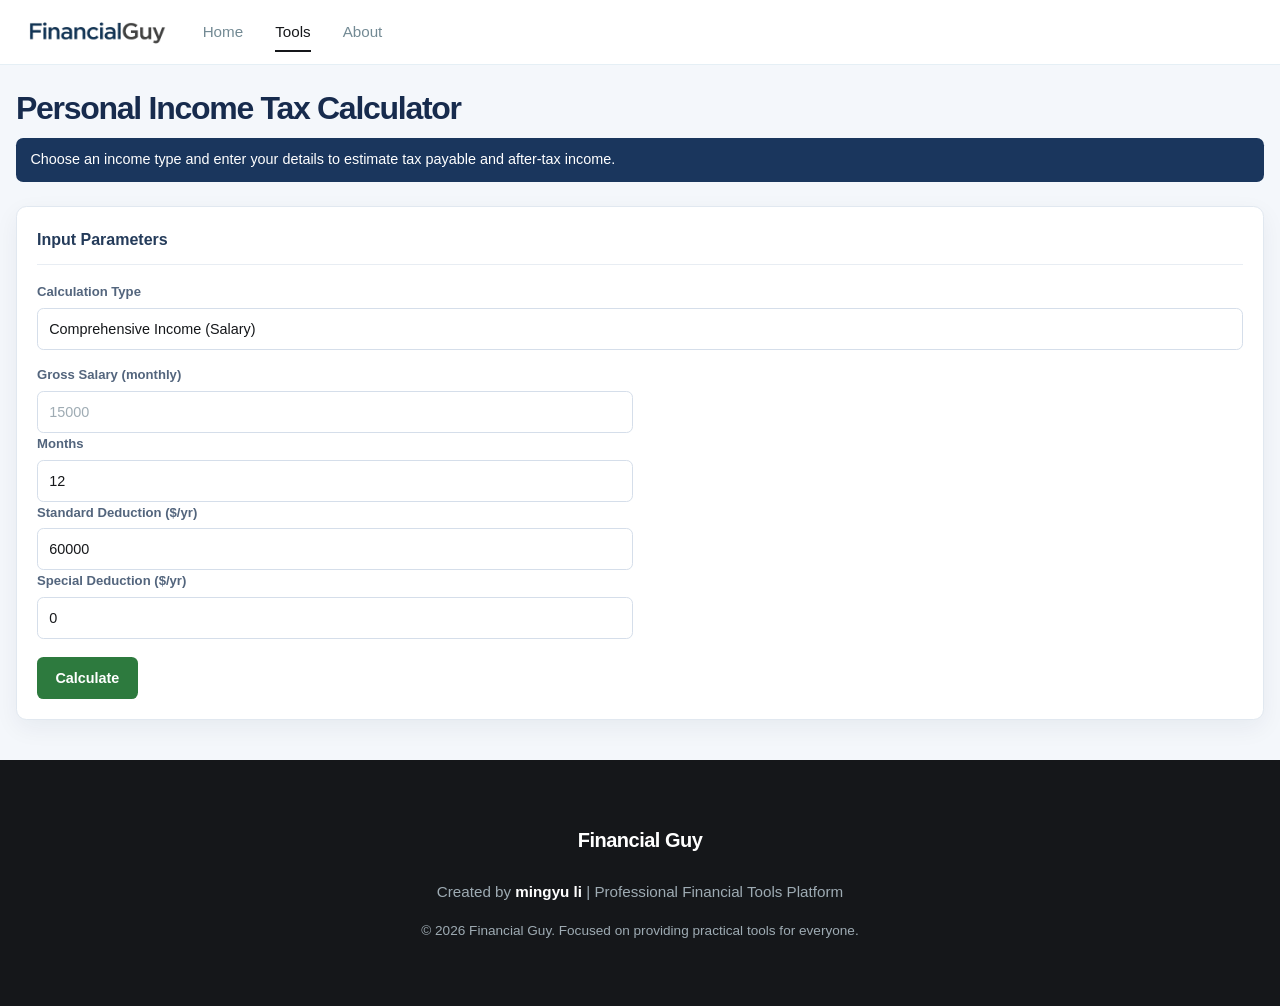
<file: tax.html>
<!DOCTYPE html>
<html lang="en">
<head>
    <meta charset="UTF-8">
    <meta name="viewport" content="width=device-width, initial-scale=1.0">
    <title>Personal Income Tax Calculator - Financial Guy</title>
    <link rel="stylesheet" href="tax.css">
    <link rel="stylesheet" href="professional-tools.css">
</head>
<body class="calc-page professional-tool-page">
    <nav class="navbar">
        <div class="nav-container">
            <div class="nav-logo">
                <a href="index.html" class="logo-link">
                    <img src="logo.jpg" alt="Financial Guy Logo" class="logo-img">
                </a>
            </div>
            <div class="nav-links">
                <a href="index.html" class="nav-link">Home</a>
                <a href="tools.html" class="nav-link active">Tools</a>
                <a href="about.html" class="nav-link">About</a>
            </div>
        </div>
    </nav>

    <div class="container">
        <!-- 第一部分：计算器名称（左上） -->
        <header class="calc-header">
            <h1>Personal Income Tax Calculator</h1>
            <p class="tool-guidance">Choose an income type and enter your details to estimate tax payable and after-tax income.</p>
        </header>

        <main class="main-content">
            <!-- 第二部分：输入参数 -->
            <section class="input-section calc-section">
                <h2 class="calc-section-title">Input Parameters</h2>
                <form id="taxForm" class="form">
                    <div class="form-group full-width">
                        <label for="calcType">Calculation Type</label>
                        <select id="calcType" name="calcType">
                            <option value="salary">Comprehensive Income (Salary)</option>
                            <option value="bonus">Bonus (Separate Taxation)</option>
                        </select>
                    </div>

                    <div id="salarySection">
                        <div class="form-group">
                            <label for="monthlySalary">Gross Salary (monthly)</label>
                            <input type="number" id="monthlySalary" name="monthlySalary" step="any" min="0" required placeholder="15000">
                        </div>
                        <div class="form-group">
                            <label for="months">Months</label>
                            <input type="number" id="months" name="months" step="any" min="1" max="12" value="12" placeholder="12">
                        </div>
                        <div class="form-group">
                            <label for="standardDeduction">Standard Deduction ($/yr)</label>
                            <input type="number" id="standardDeduction" name="standardDeduction" step="any" min="0" value="60000" placeholder="60000">
                        </div>
                        <div class="form-group">
                            <label for="specialDeduction">Special Deduction ($/yr)</label>
                            <input type="number" id="specialDeduction" name="specialDeduction" step="any" min="0" value="0" placeholder="0">
                        </div>
                    </div>

                    <div id="bonusSection" style="display: none;">
                        <div class="form-group">
                            <label for="bonusAmount">Bonus Amount</label>
                            <input type="number" id="bonusAmount" name="bonusAmount" step="any" min="0" placeholder="50000">
                        </div>
                    </div>

                    <button type="submit" class="btn-primary">Calculate</button>
                </form>
            </section>

            <!-- 第三部分：计算结果 -->
            <section id="resultSection" class="result-section calc-section" style="display: none;">
                <h2 class="calc-section-title">Results</h2>
                <div class="result-card">
                    <div class="result-main">
                        <div class="result-value">
                            <span class="result-label">Tax Payable</span>
                            <span class="result-number" id="taxPayable">0</span>
                            <span class="result-unit">$</span>
                        </div>
                    </div>
                    <div class="result-breakdown">
                        <h3>Breakdown</h3>
                        <div class="breakdown-list">
                            <div class="breakdown-item">
                                <span class="breakdown-label">Taxable Income</span>
                                <span class="breakdown-value" id="taxableIncome">0</span>
                                <span class="breakdown-unit">$</span>
                            </div>
                            <div class="breakdown-item">
                                <span class="breakdown-label">After-Tax Income</span>
                                <span class="breakdown-value" id="afterTaxIncome">0</span>
                                <span class="breakdown-unit">$</span>
                            </div>
                            <div class="breakdown-item">
                                <span class="breakdown-label">Effective Tax Rate</span>
                                <span class="breakdown-value" id="effectiveRate">0%</span>
                            </div>
                        </div>
                    </div>
                </div>
                <button type="button" class="btn-secondary" onclick="resetForm()">Recalculate</button>
            </section>
        </main>
    </div>

    <footer class="footer">
        <div class="container">
            <div class="footer-content">
                <div class="footer-brand">
                    <span class="logo-text">Financial Guy</span>
                </div>
                <p class="footer-text">
                    Created by <strong>mingyu li</strong> | Professional Financial Tools Platform
                </p>
                <p class="footer-copyright">
                    © 2026 Financial Guy. Focused on providing practical tools for everyone.
                </p>
            </div>
        </div>
    </footer>

    <script src="tax.js"></script>
</body>
</html>
</file>
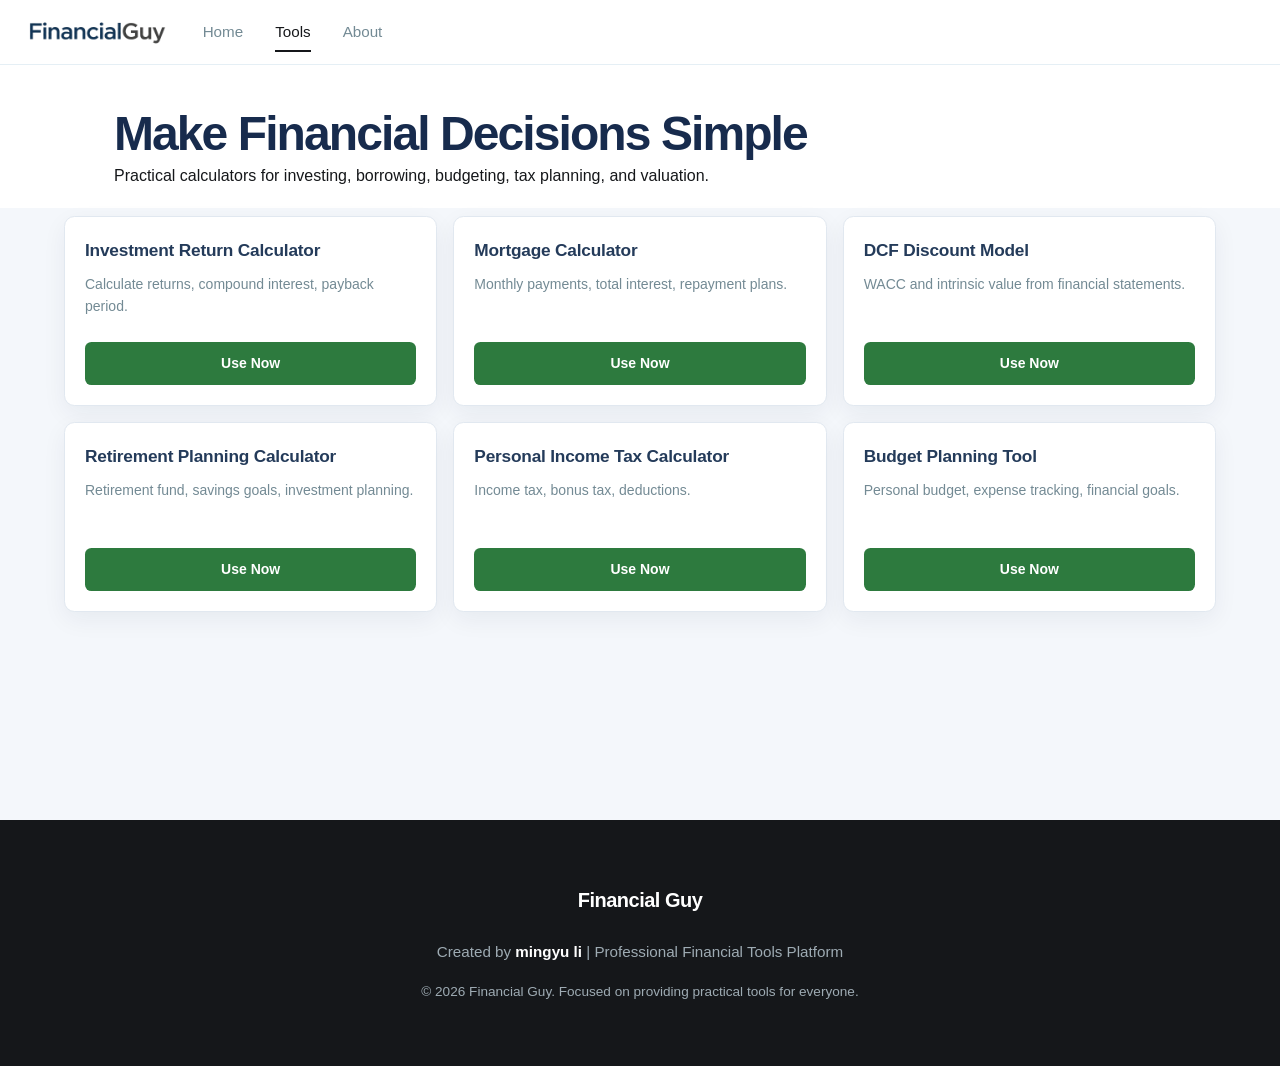
<file: tools.html>
<!DOCTYPE html>
<html lang="en">
<head>
    <meta charset="UTF-8">
    <meta name="viewport" content="width=device-width, initial-scale=1.0">
    <title>Tools - Financial Guy</title>
    <link rel="stylesheet" href="tools.css">
    <link rel="stylesheet" href="professional-tools.css">
</head>
<body class="professional-tools-index">
    <!-- 导航栏 -->
    <nav class="navbar">
        <div class="nav-container">
            <!-- Logo区域 - 点击返回首页 -->
            <div class="nav-logo">
                <a href="index.html" class="logo-link">
                    <img src="logo.jpg" alt="Financial Guy Logo" class="logo-img">
                </a>
            </div>
            <div class="nav-links">
                <a href="index.html" class="nav-link">Home</a>
                <a href="tools.html" class="nav-link active">Tools</a>
                <a href="about.html" class="nav-link">About</a>
            </div>
        </div>
    </nav>

    <!-- Banner 区域 - 仅保留标题 -->
    <section class="banner-section">
        <div class="banner-container">
            <h1 class="banner-title">Make Financial Decisions Simple</h1>
            <p class="banner-subtitle">Practical calculators for investing, borrowing, budgeting, tax planning, and valuation.</p>
        </div>
    </section>

    <!-- 工具列表区域 - 紧凑排版，Investment Return 和 Mortgage 置前 -->
    <main class="main-content">
        <section class="tools-section">
            <div class="container">
                <div class="tools-grid">
                    <!-- 投资收益计算器 - 置前 -->
                    <div class="tool-card available">
                        <h3 class="tool-title">Investment Return Calculator</h3>
                        <p class="tool-description">Calculate returns, compound interest, payback period.</p>
                        <a href="investment.html" class="tool-button">Use Now</a>
                    </div>

                    <!-- 房贷计算器 - 置前 -->
                    <div class="tool-card available">
                        <h3 class="tool-title">Mortgage Calculator</h3>
                        <p class="tool-description">Monthly payments, total interest, repayment plans.</p>
                        <a href="mortgage.html" class="tool-button">Use Now</a>
                    </div>


                    <!-- DCF Discount Model -->
                    <div class="tool-card available">
                        <h3 class="tool-title">DCF Discount Model</h3>
                        <p class="tool-description">WACC and intrinsic value from financial statements.</p>
                        <a href="dcf.html" class="tool-button">Use Now</a>
                    </div>

                    <!-- 退休规划计算器 -->
                    <div class="tool-card available">
                        <h3 class="tool-title">Retirement Planning Calculator</h3>
                        <p class="tool-description">Retirement fund, savings goals, investment planning.</p>
                        <a href="retirement.html" class="tool-button">Use Now</a>
                    </div>

                    <!-- 税务计算器 -->
                    <div class="tool-card available">
                        <h3 class="tool-title">Personal Income Tax Calculator</h3>
                        <p class="tool-description">Income tax, bonus tax, deductions.</p>
                        <a href="tax.html" class="tool-button">Use Now</a>
                    </div>

                    <!-- 预算规划工具 -->
                    <div class="tool-card available">
                        <h3 class="tool-title">Budget Planning Tool</h3>
                        <p class="tool-description">Personal budget, expense tracking, financial goals.</p>
                        <a href="budget.html" class="tool-button">Use Now</a>
                    </div>
                </div>
            </div>
        </section>
    </main>

    <!-- 页脚 -->
    <footer class="footer">
        <div class="container">
            <div class="footer-content">
                <div class="footer-brand">
                    <span class="logo-text">Financial Guy</span>
                </div>
                <p class="footer-text">
                    Created by <strong>mingyu li</strong> | Professional Financial Tools Platform
                </p>
                <p class="footer-copyright">
                    © 2026 Financial Guy. Focused on providing practical tools for everyone.
                </p>
            </div>
        </div>
    </footer>
</body>
</html>
</file>
<file: index.css>
/**
 * Financial Guy 首页样式
 * 现代简洁风格，参考 Ghost 网站设计
 */

/* ===== 基础样式 ===== */
* {
    margin: 0;
    padding: 0;
    box-sizing: border-box;
}

:root {
    /* 主色调 */
    --primary-color: #15171a;
    --primary-hover: #000000;
    --secondary-color: #3eb0ef;
    
    /* 背景色 */
    --bg-primary: #ffffff;
    --bg-secondary: #f8f9fa;
    --bg-dark: #15171a;
    
    /* 文字颜色 */
    --text-primary: #15171a;
    --text-secondary: #738a94;
    --text-muted: #9eabb3;
    --text-light: #ffffff;
    
    /* 边框和阴影 */
    --border-color: #e5eff5;
    --shadow-sm: 0 1px 3px rgba(0, 0, 0, 0.05);
    --shadow-md: 0 4px 6px rgba(0, 0, 0, 0.07);
    --shadow-lg: 0 10px 25px rgba(0, 0, 0, 0.1);
    
    /* 间距 */
    --spacing-xs: 0.5rem;
    --spacing-sm: 1rem;
    --spacing-md: 1.5rem;
    --spacing-lg: 2rem;
    --spacing-xl: 4rem;
    --spacing-2xl: 6rem;
    
    /* 圆角 */
    --radius-sm: 0.25rem;
    --radius-md: 0.5rem;
    --radius-lg: 0.75rem;
    
    /* 过渡动画 */
    --transition: all 0.2s ease-in-out;
}

body {
    font-family: -apple-system, BlinkMacSystemFont, 'Segoe UI', 'PingFang SC', 'Hiragino Sans GB', 'Microsoft YaHei', sans-serif;
    background: var(--bg-primary);
    color: var(--text-primary);
    line-height: 1.6;
    font-size: 16px;
    /* 移动端优化 */
    -webkit-font-smoothing: antialiased;
    -moz-osx-font-smoothing: grayscale;
    /* 防止移动端双击缩放 */
    touch-action: manipulation;
}

.container {
    max-width: 1200px;
    margin: 0 auto;
    padding: 0 var(--spacing-md);
}

/* ===== 导航栏样式 ===== */
.navbar {
    background: var(--bg-primary);
    border-bottom: 1px solid var(--border-color);
    position: sticky;
    top: 0;
    z-index: 100;
    backdrop-filter: blur(10px);
    background: rgba(255, 255, 255, 0.95);
}

.nav-container {
    max-width: 1200px;
    margin: 0; /* 靠左对齐，不再居中 */
    padding: 0 var(--spacing-md);
    display: flex;
    align-items: center;
    justify-content: space-between;
    height: 64px;
}

.nav-logo {
    display: flex;
    align-items: center;
}

.logo-link {
    display: flex;
    align-items: center;
    gap: var(--spacing-xs);
    font-size: 1.25rem;
    font-weight: 600;
    color: var(--text-primary);
    text-decoration: none;
    transition: var(--transition);
}

.logo-link:hover {
    opacity: 0.8;
}

.logo-img {
    height: 80px;
    width: auto;
    object-fit: contain;
}

.logo-icon {
    font-size: 1.5rem;
}

.logo-text {
    letter-spacing: -0.5px;
}

.nav-links {
    display: flex;
    align-items: center;
    gap: var(--spacing-lg);
    flex: 1;
    justify-content: flex-start;
    margin-left: var(--spacing-lg);
}

.nav-link {
    color: var(--text-secondary);
    text-decoration: none;
    font-size: 0.95rem;
    font-weight: 500;
    transition: var(--transition);
    padding: var(--spacing-xs) 0;
    position: relative;
}

.nav-link:hover {
    color: var(--text-primary);
}

.nav-link.active {
    color: var(--text-primary);
}

.nav-link.active::after {
    content: '';
    position: absolute;
    bottom: 0;
    left: 0;
    right: 0;
    height: 2px;
    background: var(--primary-color);
}

.nav-actions {
    display: flex;
    align-items: center;
    gap: var(--spacing-sm);
}

.btn-nav-secondary {
    padding: 0.5rem 1rem;
    background: var(--primary-color);
    color: var(--text-light);
    text-decoration: none;
    border-radius: var(--radius-md);
    font-size: 0.9rem;
    font-weight: 500;
    transition: var(--transition);
}

.btn-nav-secondary:hover {
    background: var(--primary-hover);
    transform: translateY(-1px);
}

/* ===== Banner 区域样式 ===== */
.banner-section {
    background: var(--bg-primary);
    padding: var(--spacing-2xl) 0 var(--spacing-xl);
    text-align: center;
}

.banner-container {
    max-width: 800px;
    margin: 0 auto;
    padding: 0 var(--spacing-md);
}

.banner-title {
    font-size: 3.5rem;
    font-weight: 700;
    line-height: 1.1;
    margin-bottom: var(--spacing-md);
    color: var(--text-primary);
    letter-spacing: -1px;
    animation: fadeIn 0.8s ease-out;
}

.banner-subtitle {
    font-size: 1.25rem;
    color: var(--text-secondary);
    line-height: 1.6;
    max-width: 600px;
    margin: 0 auto;
    animation: fadeIn 1s ease-out;
}
/* ===== 主要内容区域 ===== */
.main-content {
    padding: var(--spacing-2xl) 0;
}

/* ===== Ticker Tape 行情条 ===== */
.ticker-section {
    background: var(--bg-primary);
    border-bottom: 1px solid var(--border-color);
    padding: 0;
}

.ticker-container {
    max-width: 100%;
    overflow: hidden;
}

/* ===== 看板布局 ===== */
.dashboard-main {
    padding: var(--spacing-lg) 0 var(--spacing-2xl);
}

.dashboard-wrapper {
    max-width: 1400px;
    margin: 0 auto;
    padding: 0 var(--spacing-md);
}

/* 分区标题 - 直观区分各模块 */
.dashboard-section {
    margin-bottom: var(--spacing-2xl);
}

.dashboard-section:last-of-type {
    margin-bottom: 0;
}

.section-title {
    font-size: 1.35rem;
    font-weight: 700;
    color: var(--text-primary);
    margin-bottom: var(--spacing-md);
    padding-bottom: var(--spacing-xs);
    border-bottom: 2px solid var(--border-color);
    letter-spacing: -0.3px;
}

/* 分区网格 - 2列或1列 */
.section-grid {
    display: grid;
    gap: var(--spacing-lg);
    align-items: start;
}

.section-grid-2 {
    grid-template-columns: repeat(2, 1fr);
}

.section-grid-1 {
    grid-template-columns: 1fr;
}

/* 热力图 2x2 布局：横二竖排2 */
.section-grid-heatmap {
    grid-template-columns: repeat(2, 1fr);
    grid-template-rows: repeat(2, auto);
}

/* 卡片内 widget 容器 */
.widget-inner {
    padding: 0;
    overflow: hidden;
}

.widget-inner .tradingview-widget-container {
    border: none;
}

/* Crypto Heatmap 外链卡片 - TradingView/CoinGecko 均限制 iframe 嵌入 */
.crypto-heatmap-link-card {
    display: flex;
    align-items: center;
    justify-content: center;
    min-height: 380px;
    background: var(--bg-secondary);
}

.crypto-heatmap-link {
    display: flex;
    align-items: center;
    gap: var(--spacing-md);
    padding: var(--spacing-lg) var(--spacing-xl);
    background: var(--bg-primary);
    border: 2px solid var(--border-color);
    border-radius: var(--radius-lg);
    text-decoration: none;
    color: var(--text-primary);
    font-weight: 600;
    font-size: 1.1rem;
    transition: var(--transition);
    box-shadow: var(--shadow-sm);
}

.crypto-heatmap-link:hover {
    border-color: var(--primary-color);
    color: var(--secondary-color);
    box-shadow: var(--shadow-md);
}

.crypto-heatmap-icon {
    font-size: 2rem;
}

.crypto-heatmap-arrow {
    font-size: 1.25rem;
    opacity: 0.7;
}

/* ===== 自定义 Crypto Heatmap（CoinGecko API） ===== */
.crypto-heatmap-wrapper {
    min-height: 380px;
}

.crypto-heatmap-container {
    min-height: 380px;
    padding: var(--spacing-md);
}

.crypto-heatmap-grid {
    display: flex;
    flex-wrap: wrap;
    gap: var(--spacing-xs);
    align-content: flex-start;
    min-height: 340px;
}

.crypto-heatmap-block {
    display: flex;
    flex-direction: column;
    align-items: center;
    justify-content: center;
    border-radius: var(--radius-sm);
    text-decoration: none;
    color: var(--text-primary);
    font-size: 0.75rem;
    font-weight: 600;
    transition: var(--transition);
    box-shadow: var(--shadow-sm);
}

.crypto-heatmap-block:hover {
    transform: scale(1.05);
    box-shadow: var(--shadow-md);
}

.crypto-heatmap-symbol {
    font-weight: 700;
}

.crypto-heatmap-change {
    font-size: 0.65rem;
    opacity: 0.9;
}

.crypto-heatmap-state {
    display: flex;
    align-items: center;
    justify-content: center;
    min-height: 340px;
    color: var(--text-secondary);
}

.crypto-heatmap-error a {
    color: var(--secondary-color);
    text-decoration: underline;
}

.dashboard-card {
    background: var(--bg-primary);
    border: 1px solid var(--border-color);
    border-radius: var(--radius-lg);
    box-shadow: var(--shadow-md);
    overflow: hidden;
}

.card-header {
    padding: var(--spacing-md) var(--spacing-lg);
    border-bottom: 1px solid var(--border-color);
}

.card-title {
    font-size: 1.25rem;
    font-weight: 700;
    color: var(--text-primary);
    margin-bottom: var(--spacing-xs);
}

.card-desc {
    font-size: 0.9rem;
    color: var(--text-secondary);
    line-height: 1.5;
}

/* ===== 世界地图交易所 Widget ===== */
.map-card .map-wrapper {
    position: relative;
    height: 380px;
    background: var(--bg-secondary);
}

.exchange-map {
    width: 100%;
    height: 100%;
    min-height: 380px;
}

.map-error {
    padding: var(--spacing-xl);
    text-align: center;
    color: var(--text-secondary);
}

.exchange-list {
    padding: var(--spacing-md) var(--spacing-lg);
    font-size: 0.9rem;
}

.exchange-list-header {
    display: flex;
    justify-content: space-between;
    align-items: center;
    flex-wrap: wrap;
    gap: var(--spacing-sm);
    margin-bottom: var(--spacing-sm);
    padding-bottom: var(--spacing-sm);
    border-bottom: 1px solid var(--border-color);
    color: var(--text-secondary);
}

.exchange-legend {
    display: flex;
    gap: var(--spacing-md);
    font-size: 0.85rem;
}

.legend-dot {
    display: inline-block;
    width: 8px;
    height: 8px;
    border-radius: 50%;
    margin-right: 4px;
    vertical-align: middle;
}

.legend-dot.open { background: #22c55e; }
.legend-dot.closed { background: #ef4444; }
.legend-dot.weekend { background: #94a3b8; }

.exchange-items {
    list-style: none;
    max-height: 200px;
    overflow-y: auto;
}

.exchange-item {
    display: grid;
    grid-template-columns: 12px 1fr auto auto;
    align-items: center;
    gap: var(--spacing-sm);
    padding: var(--spacing-xs) 0;
    border-bottom: 1px solid var(--border-color);
}

.exchange-item:last-child {
    border-bottom: none;
}

.exchange-dot {
    width: 8px;
    height: 8px;
    border-radius: 50%;
    flex-shrink: 0;
}

.exchange-name {
    font-weight: 500;
    color: var(--text-primary);
}

.exchange-time {
    color: var(--text-secondary);
    font-variant-numeric: tabular-nums;
}

.exchange-status {
    font-size: 0.8rem;
    color: var(--text-muted);
}

/* ===== 热力图卡片 ===== */
.heatmap-card .card-header {
    padding: var(--spacing-md) var(--spacing-lg);
}

.heatmap-card .heatmap-widget {
    border: none;
    box-shadow: none;
}

/* ===== 聚合财经新闻 ===== */
.benzinga-rss-container {
    padding: var(--spacing-lg);
    min-height: 200px;
}

.rss-feed {
    width: 100%;
}

.rss-header {
    display: flex;
    justify-content: space-between;
    align-items: center;
    margin-bottom: var(--spacing-md);
    padding-bottom: var(--spacing-sm);
    border-bottom: 1px solid var(--border-color);
}

.rss-title {
    font-size: 1rem;
    font-weight: 600;
    color: var(--text-primary);
}

.rss-refresh {
    font-size: 0.85rem;
    color: var(--secondary-color);
    background: transparent;
    border: 0;
    cursor: pointer;
    font: inherit;
}

.rss-refresh:hover {
    text-decoration: underline;
}

.rss-list {
    list-style: none;
    max-height: 400px;
    overflow-y: auto;
}

.rss-item {
    border-bottom: 1px solid var(--border-color);
}

.rss-item:last-child {
    border-bottom: none;
}

.rss-item-link {
    display: flex;
    justify-content: space-between;
    align-items: center;
    gap: var(--spacing-sm);
    padding: var(--spacing-sm) 0;
    text-decoration: none;
    color: var(--text-primary);
    transition: var(--transition);
}

.rss-item-link:hover {
    color: var(--secondary-color);
}

.rss-item-title {
    display: block;
    font-size: 0.9rem;
    line-height: 1.4;
}

.rss-item-copy {
    flex: 1;
    min-width: 0;
}

.rss-item-source {
    display: inline-block;
    margin-top: 0.3rem;
    padding: 0.1rem 0.4rem;
    border-radius: var(--radius-sm);
    background: var(--bg-secondary);
    color: var(--text-secondary);
    font-size: 0.72rem;
    line-height: 1.4;
}

.rss-item-date {
    flex-shrink: 0;
    font-size: 0.8rem;
    color: var(--text-muted);
}

.rss-notice,
.rss-attribution {
    color: var(--text-muted);
    font-size: 0.8rem;
}

.rss-notice {
    margin-bottom: var(--spacing-sm);
}

.rss-attribution {
    margin-top: var(--spacing-sm);
}

.rss-loading,
.rss-error {
    padding: var(--spacing-lg);
    text-align: center;
    color: var(--text-secondary);
}

.rss-error a {
    color: var(--secondary-color);
}

.rss-error p {
    margin-bottom: var(--spacing-sm);
}

/* 看板响应式 - 分区网格在小屏改为单列 */
@media (max-width: 1024px) {
    .section-grid-2,
    .section-grid-heatmap {
        grid-template-columns: 1fr;
        grid-template-rows: auto;
    }
}

@media (max-width: 768px) {
    .dashboard-main {
        padding: var(--spacing-md) 0 var(--spacing-xl);
    }

    .dashboard-wrapper {
        padding: 0 var(--spacing-sm);
    }

    .section-grid {
        gap: var(--spacing-md);
    }

    .section-title {
        font-size: 1.2rem;
    }

    .map-card .map-wrapper {
        height: 300px;
    }

    .exchange-map {
        min-height: 300px;
    }

    .exchange-list-header {
        flex-direction: column;
        align-items: flex-start;
    }

    .exchange-item {
        grid-template-columns: 12px minmax(0, 1fr) auto auto;
        font-size: 0.85rem;
    }

    /* Ticker 在移动端略减高度 */
    .ticker-section .tradingview-widget-container {
        height: 40px !important;
    }
}

/* ===== 热力图区域样式 ===== */
.heatmap-section {
    padding: var(--spacing-lg) 0 var(--spacing-2xl);
}

.heatmap-header {
    text-align: center;
    margin-bottom: var(--spacing-xl);
}

.heatmap-title {
    font-size: 2rem;
    font-weight: 700;
    color: var(--text-primary);
    margin-bottom: var(--spacing-sm);
    letter-spacing: -0.5px;
}

.heatmap-desc {
    font-size: 1rem;
    color: var(--text-secondary);
    line-height: 1.6;
}

.heatmap-widget {
    width: 100%;
    border-radius: var(--radius-lg);
    overflow: hidden;
    box-shadow: var(--shadow-md);
    border: 1px solid var(--border-color);
    background: var(--bg-primary);
}

/* 热力图 iframe 自适应高度 */
.heatmap-iframe {
    width: 100%;
    height: 600px;
    border: none;
    display: block;
}

/* 热力图区域响应式 */
@media (max-width: 768px) {
    .heatmap-section {
        padding: var(--spacing-md) 0 var(--spacing-xl);
    }

    .heatmap-title {
        font-size: 1.5rem;
    }

    .heatmap-desc {
        font-size: 0.95rem;
    }

    .heatmap-iframe {
        height: 450px;
    }
}

@media (max-width: 480px) {
    .heatmap-iframe {
        height: 400px;
    }
}

/* ===== 功能介绍区域 ===== */
.features-section {
    padding: var(--spacing-2xl) 0;
    background: var(--bg-primary);
}

.section-header {
    text-align: center;
    max-width: 700px;
    margin: 0 auto var(--spacing-2xl);
}

.section-header h2 {
    font-size: 2.5rem;
    font-weight: 700;
    margin-bottom: var(--spacing-md);
    color: var(--text-primary);
    letter-spacing: -0.5px;
}

.section-description {
    font-size: 1.1rem;
    color: var(--text-secondary);
    line-height: 1.7;
}

/* ===== 页脚样式 ===== */
.footer {
    background: var(--bg-dark);
    color: var(--text-light);
    padding: var(--spacing-xl) 0;
    margin-top: var(--spacing-2xl);
}

.footer-content {
    text-align: center;
}

.footer-brand {
    display: flex;
    align-items: center;
    justify-content: center;
    gap: var(--spacing-xs);
    font-size: 1.25rem;
    font-weight: 600;
    margin-bottom: var(--spacing-md);
}

.footer-text {
    color: var(--text-muted);
    margin-bottom: var(--spacing-sm);
    font-size: 0.95rem;
}

.footer-text strong {
    color: var(--text-light);
}

.footer-copyright {
    color: var(--text-muted);
    font-size: 0.85rem;
}

/* ===== 动画效果 ===== */
@keyframes fadeIn {
    from {
        opacity: 0;
        transform: translateY(20px);
    }
    to {
        opacity: 1;
        transform: translateY(0);
    }
}

/* ===== 响应式设计 ===== */
@media (max-width: 768px) {
    /* 导航栏优化 */
    .nav-container {
        flex-wrap: nowrap; /* 不换行，保持logo和导航链接在同一行 */
        height: auto;
        padding: var(--spacing-sm) var(--spacing-md);
        min-height: 64px;
        align-items: center; /* 确保垂直居中对齐 */
    }

    .nav-logo {
        order: 1;
        flex-shrink: 0; /* 防止logo被压缩 */
        display: flex;
        align-items: center; /* logo容器内部垂直居中 */
        height: 100%; /* 确保logo容器占满高度 */
    }

    .logo-link {
        display: flex;
        align-items: center; /* logo链接垂直居中 */
        height: 100%; /* 确保链接占满高度 */
    }

    .logo-img {
        height: 48px;
        display: block; /* 确保图片正确显示 */
    }

    .logo-text {
        font-size: 1.1rem;
    }

    .nav-actions {
        order: 2;
        margin-left: auto;
    }

    .nav-links {
        order: 2;
        flex: 1; /* 占据剩余空间 */
        justify-content: flex-end; /* 导航链接靠右对齐 */
        margin-left: var(--spacing-md); /* 与logo保持间距 */
        width: auto; /* 取消100%宽度，允许在同一行 */
        padding-top: 0; /* 取消顶部padding */
        border-top: none; /* 取消顶部边框 */
        margin-top: 0; /* 取消顶部margin */
        align-items: center; /* 确保导航链接垂直居中 */
    }

    .nav-link {
        font-size: 1rem;
        padding: var(--spacing-sm) 0;
    }

    .btn-nav-secondary {
        padding: 0.625rem 1rem;
        font-size: 0.9rem;
        min-height: 44px; /* 触摸友好 */
    }

    /* Banner 优化 */
    .banner-section {
        padding: var(--spacing-lg) 0 var(--spacing-md);
    }

    .banner-container {
        padding: 0 var(--spacing-md);
    }

    .banner-title {
        font-size: 2rem;
        line-height: 1.2;
        margin-bottom: var(--spacing-sm);
    }

    .banner-subtitle {
        font-size: 1rem;
        line-height: 1.6;
        padding: 0 var(--spacing-sm);
    }

    /* 内容区域优化 */
    .container {
        padding: 0 var(--spacing-md);
    }

    .main-content {
        padding: var(--spacing-lg) 0;
    }

    .section-header {
        padding: 0 var(--spacing-sm);
    }

    .section-header h2 {
        font-size: 1.75rem;
        margin-bottom: var(--spacing-sm);
    }

    .section-description {
        font-size: 1rem;
        line-height: 1.7;
    }

    .features-section {
        padding: var(--spacing-lg) 0;
    }

    /* 工具卡片优化 */
    .tools-grid {
        grid-template-columns: 1fr;
        gap: var(--spacing-md);
    }

    .tools-section {
        padding: var(--spacing-lg) 0;
    }

    .tool-card {
        padding: var(--spacing-md);
    }

    .tool-title {
        font-size: 1.25rem;
    }

    .tool-description {
        font-size: 0.95rem;
    }

    .tool-button {
        padding: 1rem 1.5rem;
        font-size: 1rem;
        min-height: 48px; /* 触摸友好 */
    }

    /* 页脚优化 */
    .footer {
        padding: var(--spacing-lg) 0;
    }

    .footer-content {
        padding: 0 var(--spacing-md);
    }
}

@media (max-width: 480px) {
    /* 超小屏幕优化 */
    .nav-container {
        padding: var(--spacing-xs) var(--spacing-sm);
        align-items: center; /* 确保垂直居中 */
    }

    .nav-logo {
        align-self: center; /* 确保logo垂直居中 */
    }

    .banner-section {
        padding: var(--spacing-md) 0;
    }

    .banner-title {
        font-size: 1.75rem;
        letter-spacing: -0.5px;
    }

    .banner-subtitle {
        font-size: 0.95rem;
    }

    .section-header h2 {
        font-size: 1.5rem;
    }

    .section-description {
        font-size: 0.95rem;
    }

    .container {
        padding: 0 var(--spacing-sm);
    }

    .main-content {
        padding: var(--spacing-md) 0;
    }

    .features-section {
        padding: var(--spacing-md) 0;
    }

    .tool-card {
        padding: var(--spacing-sm);
    }

    .tool-icon {
        font-size: 2.5rem;
    }

    .tool-title {
        font-size: 1.1rem;
    }

    .tool-description {
        font-size: 0.9rem;
    }

    .footer {
        padding: var(--spacing-md) 0;
    }

    .footer-brand {
        font-size: 1.1rem;
    }

    .footer-text,
    .footer-copyright {
        font-size: 0.85rem;
    }
}

/* ===== 工具页面样式 ===== */
.tools-section {
    padding: var(--spacing-2xl) 0;
    background: var(--bg-primary);
}

.tools-grid {
    display: grid;
    grid-template-columns: repeat(auto-fill, minmax(320px, 1fr));
    gap: var(--spacing-lg);
    margin-top: var(--spacing-xl);
}

.tool-card {
    background: var(--bg-primary);
    border: 1px solid var(--border-color);
    border-radius: var(--radius-lg);
    padding: var(--spacing-lg);
    transition: var(--transition);
    display: flex;
    flex-direction: column;
    height: 100%;
}

.tool-card.available {
    cursor: pointer;
}

.tool-card.available:hover {
    box-shadow: var(--shadow-md);
    transform: translateY(-4px);
    border-color: var(--primary-color);
}

.tool-card.coming-soon {
    opacity: 0.7;
}

.tool-icon {
    font-size: 3rem;
    margin-bottom: var(--spacing-md);
    display: block;
}

.tool-title {
    font-size: 1.5rem;
    font-weight: 700;
    margin-bottom: var(--spacing-sm);
    color: var(--text-primary);
    letter-spacing: -0.3px;
}

.tool-description {
    color: var(--text-secondary);
    line-height: 1.7;
    margin-bottom: var(--spacing-md);
    flex: 1;
}

.tool-tags {
    display: flex;
    flex-wrap: wrap;
    gap: var(--spacing-xs);
    margin-bottom: var(--spacing-md);
}

.tool-tag {
    display: inline-block;
    padding: 0.25rem 0.75rem;
    background: var(--bg-secondary);
    color: var(--text-secondary);
    border-radius: 1rem;
    font-size: 0.85rem;
    font-weight: 500;
}

.tool-button {
    display: inline-block;
    padding: 0.875rem 1.5rem;
    background: var(--primary-color);
    color: var(--text-light);
    text-decoration: none;
    border-radius: var(--radius-md);
    font-size: 1rem;
    font-weight: 600;
    text-align: center;
    transition: var(--transition);
    border: none;
    cursor: pointer;
}

.tool-button:hover {
    background: var(--primary-hover);
    transform: translateY(-2px);
    box-shadow: var(--shadow-md);
}

.tool-button.disabled {
    background: var(--bg-secondary);
    color: var(--text-muted);
    cursor: not-allowed;
    opacity: 0.6;
}

.tool-button.disabled:hover {
    transform: none;
    box-shadow: none;
}

/* 工具页面响应式设计 */
@media (max-width: 768px) {
    .tools-grid {
        grid-template-columns: 1fr;
        gap: var(--spacing-md);
    }

    .tools-section {
        padding: var(--spacing-xl) 0;
    }
}
</file>
<file: about.css>
/**
 * About page – text left, photo right, clean two-column layout
 */

.about-main {
    padding: var(--spacing-2xl) 0;
    background: #ffffff;
}

.about-container {
    max-width: 1100px;
    margin: 0 auto;
    padding: 0 var(--spacing-md);
}

/* Two-column: text left, photo right */
.about-section {
    display: grid;
    grid-template-columns: 1fr 1fr;
    gap: var(--spacing-2xl);
    align-items: center;
}

/* Left: text content */
.about-text {
    max-width: 480px;
}

.about-title {
    font-size: 3rem;
    font-weight: 700;
    color: var(--text-primary);
    letter-spacing: -0.02em;
    margin-bottom: var(--spacing-lg);
    line-height: 1.1;
}

.about-intro {
    font-size: 1.15rem;
    color: var(--text-secondary);
    line-height: 1.7;
    margin-bottom: var(--spacing-md);
}

.about-body {
    font-size: 1.05rem;
    color: var(--text-secondary);
    line-height: 1.8;
    margin-bottom: var(--spacing-lg);
}

.about-linkedin {
    display: inline-block;
    padding: 0.5rem 1rem;
    background: #0a66c2;
    color: #fff;
    text-decoration: none;
    font-weight: 600;
    font-size: 0.9rem;
    border-radius: var(--radius-md);
    transition: var(--transition);
}

.about-linkedin:hover {
    background: #004182;
}

/* Right: photo – large, soft rounded corners */
.about-photo-wrap {
    position: relative;
    aspect-ratio: 4 / 5;
    max-height: 520px;
    border-radius: 12px;
    overflow: hidden;
    background: #f5f5f5;
}

.about-photo {
    width: 100%;
    height: 100%;
    object-fit: cover;
    object-position: center top;
}

/* Responsive */
@media (max-width: 768px) {
    .about-section {
        grid-template-columns: 1fr;
        gap: var(--spacing-xl);
    }

    .about-text {
        max-width: none;
        order: 1;
    }

    .about-photo-wrap {
        order: 0;
        max-height: 400px;
        aspect-ratio: 4 / 3;
    }

    .about-title {
        font-size: 2.25rem;
    }
}
</file>
<file: budget.css>
/**
 * 预算规划工具 - 样式文件
 */

@import url('costofauto.css');

.form-section-title {
    font-size: 1.25rem;
    font-weight: 600;
    margin: var(--spacing-md) 0 var(--spacing-sm);
    color: var(--text-primary);
}

.expense-categories {
    margin-top: var(--spacing-sm);
}

.result-value.positive .result-number {
    color: #0a7c42;
}

.result-value.negative .result-number {
    color: #c0392b;
}

.no-data {
    color: var(--text-muted);
    font-size: 0.95rem;
    padding: var(--spacing-md);
}
</file>
<file: professional-tools.css>
/* Shared professional presentation for the calculator suite. */
:root {
    --tool-accent: #2d7a3e;
    --tool-accent-hover: #246b32;
    --tool-navy: #1a365d;
    --tool-canvas: #f4f7fb;
    --tool-card-shadow: 0 8px 24px rgba(20, 37, 63, 0.06);
}

body.professional-tool-page {
    min-height: 100vh;
    background: var(--tool-canvas);
}

.professional-tool-page .container {
    width: min(100% - 2rem, 1400px);
    max-width: 1400px;
    padding: 0;
}

.professional-tool-page .calc-header {
    margin: 1.5rem 0 0.75rem;
}

.professional-tool-page .calc-header h1,
.professional-tool-page .banner-title {
    color: #172b4d;
    font-size: clamp(1.65rem, 2.5vw, 2.1rem);
    font-weight: 700;
    letter-spacing: -0.04em;
    line-height: 1.2;
    margin: 0;
}

.professional-tool-page .tool-guidance,
.professional-tool-page .banner-subtitle {
    margin: 0.65rem 0 0;
    padding: 0.7rem 0.9rem;
    border-radius: 0.45rem;
    background: var(--tool-navy);
    color: #fff;
    font-size: 0.9rem;
    line-height: 1.5;
    max-width: none;
    text-align: left;
    animation: none;
}

.professional-tool-page .banner-section {
    padding: 1.5rem 0 0.5rem;
    text-align: left;
}

.professional-tool-page .banner-container {
    max-width: 1400px;
    width: min(100% - 2rem, 1400px);
    padding: 0;
}

.professional-tool-page .banner-badge {
    margin: 0 0 0.5rem;
    padding: 0.3rem 0.65rem;
    background: #e8f2eb;
    color: var(--tool-accent);
    font-size: 0.75rem;
    animation: none;
}

.professional-tool-page .banner-title {
    animation: none;
}

.professional-tool-page .main-content {
    display: grid;
    grid-template-columns: minmax(0, 1fr);
    gap: 1rem;
    padding: 0.75rem 0 2.5rem;
    align-items: start;
}

.professional-tool-page .main-content:has(> .result-section[style*="display: block"]) {
    grid-template-columns: minmax(0, 0.9fr) minmax(0, 1.1fr);
}

.professional-tool-page .input-section,
.professional-tool-page .result-section,
.professional-tool-page .calc-section {
    min-width: 0;
    margin: 0;
    padding: 1.25rem;
    border: 1px solid #e1e8f0;
    border-radius: 0.65rem;
    background: #fff;
    box-shadow: var(--tool-card-shadow);
}

.professional-tool-page .input-section h2,
.professional-tool-page .result-section h2,
.professional-tool-page .calc-section-title {
    margin: 0 0 1rem;
    padding: 0 0 0.75rem;
    border-bottom: 1px solid #e8edf3;
    color: #243b5a;
    font-size: 1rem;
    font-weight: 700;
    letter-spacing: 0;
    text-transform: none;
}

.professional-tool-page .form {
    display: grid;
    grid-template-columns: repeat(2, minmax(0, 1fr));
    gap: 0.9rem;
}

.professional-tool-page .form-group.full-width,
.professional-tool-page .form > button {
    grid-column: 1 / -1;
}

.professional-tool-page .form-group {
    min-width: 0;
    gap: 0.35rem;
}

.professional-tool-page label,
.professional-tool-page .form-group label {
    color: #53657d;
    font-size: 0.82rem;
    font-weight: 600;
}

.professional-tool-page input[type="number"],
.professional-tool-page input[type="text"],
.professional-tool-page select {
    min-height: 42px;
    padding: 0.6rem 0.7rem;
    border-color: #d5deea;
    border-radius: 0.4rem;
    background-color: #fff;
    font-size: 0.9rem;
}

.professional-tool-page input:focus,
.professional-tool-page select:focus {
    border-color: #5484bd;
    box-shadow: 0 0 0 3px rgba(57, 105, 161, 0.12);
}

.professional-tool-page .btn-primary,
.professional-tool-page .btn-secondary {
    min-height: 42px;
    width: auto;
    margin-top: 0.25rem;
    padding: 0.65rem 1.15rem;
    border-radius: 0.4rem;
    font-size: 0.9rem;
    font-weight: 650;
}

.professional-tool-page .btn-primary {
    background: var(--tool-accent);
    grid-column: 1 / -1;
}

.professional-tool-page .btn-primary:hover {
    background: var(--tool-accent-hover);
}

.professional-tool-page .btn-secondary {
    border: 1px solid #d5deea;
    background: #fff;
    color: #344a65;
}

.professional-tool-page .result-card {
    margin-bottom: 0.75rem;
    padding: 1rem;
    border-color: #e1e8f0;
    border-radius: 0.55rem;
    background: #f8fafc;
}

.professional-tool-page .result-main {
    margin: 0 0 0.75rem;
    padding: 0.75rem 0;
    border-bottom: 1px solid #e1e8f0;
}

.professional-tool-page .result-value {
    gap: 0.3rem;
}

.professional-tool-page .result-label {
    color: #65758b;
    font-size: 0.78rem;
}

.professional-tool-page .result-number {
    color: var(--tool-accent);
    font-size: clamp(1.8rem, 3vw, 2.4rem);
    overflow-wrap: anywhere;
}

.professional-tool-page .result-unit {
    font-size: 0.85rem;
}

.professional-tool-page .result-breakdown {
    margin-top: 1rem;
}

.professional-tool-page .result-breakdown h3 {
    margin-bottom: 0.6rem;
    font-size: 0.92rem;
}

.professional-tool-page .breakdown-list {
    gap: 0.4rem;
}

.professional-tool-page .breakdown-item,
.professional-tool-page .info-item {
    padding: 0.65rem 0.75rem;
    border: 1px solid #e7edf3;
    border-radius: 0.4rem;
    background: #fff;
}

.professional-tool-page .breakdown-label,
.professional-tool-page .info-label {
    color: #65758b;
    font-size: 0.82rem;
}

.professional-tool-page .breakdown-value,
.professional-tool-page .info-value {
    color: #243b5a;
    font-size: 0.9rem;
    font-weight: 650;
}

.professional-tool-page .footer {
    margin-top: 0;
}

/* Budget input groups retain their paired category layout on wide screens. */
.budget-tool-page .expense-categories {
    display: grid;
    grid-template-columns: repeat(2, minmax(0, 1fr));
    gap: 0.75rem;
}

.budget-tool-page .form {
    display: flex;
    flex-direction: column;
}

.budget-tool-page .expense-categories > .form-row {
    display: contents;
}

.budget-tool-page .form-section-title {
    margin: 0.4rem 0 0;
    color: #243b5a;
    font-size: 0.95rem;
}

.budget-tool-page .form-hint {
    margin: 0;
}

.budget-tool-page .result-value.positive .result-number {
    color: var(--tool-accent);
}

.budget-tool-page .result-value.negative .result-number {
    color: #c0392b;
}

/* DCF is intentionally a full-width, data-dense analyst workspace. */
.dcf-tool-page .container {
    width: min(100% - 2rem, 1500px);
    max-width: 1500px;
}

.dcf-tool-page .main-content {
    display: block;
    padding-top: 0.75rem;
}

.dcf-tool-page .input-section {
    padding: 0;
    border: 0;
    background: transparent;
    box-shadow: none;
}

.dcf-tool-page .input-group {
    margin: 0 0 1rem;
    padding: 1.15rem;
    border: 1px solid #e1e8f0;
    border-radius: 0.65rem;
    background: #fff;
    box-shadow: var(--tool-card-shadow);
}

.dcf-tool-page .input-group h3 {
    margin: 0 0 0.8rem;
    padding: 0 0 0.65rem;
    border-bottom: 1px solid #e8edf3;
    color: #243b5a;
    font-size: 1rem;
}

.dcf-tool-page .form-grid {
    grid-template-columns: repeat(auto-fit, minmax(210px, 1fr));
    gap: 0.9rem;
}

.dcf-tool-page .wacc-breakdown {
    display: grid;
    grid-template-columns: repeat(2, minmax(0, 1fr));
    gap: 0.65rem;
}

.dcf-tool-page .wacc-item.highlight {
    grid-column: 1 / -1;
}

.dcf-tool-page .historical-table-container,
.dcf-tool-page .table-wrapper {
    max-width: 100%;
    overflow-x: auto;
}

.dcf-tool-page .historical-table,
.dcf-tool-page .cashflow-table {
    min-width: 760px;
}

.dcf-tool-page .scenario-selector {
    margin-bottom: 1rem;
}

.dcf-tool-page .scenario-selector h3 {
    font-size: 1rem;
}

.dcf-tool-page .result-section {
    margin-top: 1rem;
}

.dcf-tool-page .result-cards {
    gap: 0.75rem;
}

.dcf-tool-page .result-card {
    min-width: 0;
}

.dcf-tool-page .wacc-item.highlight,
.dcf-tool-page .result-card.main-result,
.dcf-tool-page .detail-section.highlight {
    background: var(--tool-navy);
    border-color: var(--tool-navy);
}

/* Tools directory */
.professional-tools-index {
    background: var(--tool-canvas);
}

.professional-tools-index .banner-section {
    padding: 2.5rem 0 1.25rem;
    text-align: left;
}

.professional-tools-index .banner-container {
    max-width: 1100px;
    text-align: left;
}

.professional-tools-index .banner-title {
    color: #172b4d;
    font-size: clamp(2rem, 4vw, 3rem);
    letter-spacing: -0.04em;
}

.professional-tools-index .tools-section {
    padding: 0.5rem 0 3rem;
    background: transparent;
}

.professional-tools-index .tools-grid {
    grid-template-columns: repeat(auto-fit, minmax(280px, 1fr));
    gap: 1rem;
}

.professional-tools-index .tool-card {
    min-height: 190px;
    padding: 1.25rem;
    border-color: #e1e8f0;
    border-radius: 0.65rem;
    box-shadow: var(--tool-card-shadow);
}

.professional-tools-index .tool-card.available:hover {
    transform: translateY(-3px);
    border-color: #b8c9dc;
    box-shadow: 0 14px 28px rgba(20, 37, 63, 0.1);
}

.professional-tools-index .tool-title {
    color: #243b5a;
    font-size: 1.08rem;
}

.professional-tools-index .tool-description {
    line-height: 1.6;
}

.professional-tools-index .tool-button {
    align-self: stretch;
    padding: 0.65rem 1rem;
    border-radius: 0.4rem;
    background: var(--tool-accent);
    font-weight: 600;
}

.professional-tools-index .tool-button:hover {
    background: var(--tool-accent-hover);
}

@media (max-width: 900px) {
    .professional-tool-page .main-content:has(> .result-section[style*="display: block"]) {
        grid-template-columns: minmax(0, 1fr);
    }
}

@media (max-width: 600px) {
    .professional-tool-page .container,
    .professional-tool-page .banner-container,
    .dcf-tool-page .container {
        width: min(100% - 1.25rem, 1500px);
    }

    .professional-tool-page .main-content {
        padding-bottom: 1.5rem;
    }

    .professional-tool-page .input-section,
    .professional-tool-page .result-section,
    .professional-tool-page .calc-section {
        padding: 0.9rem;
    }

    .budget-tool-page .expense-categories {
        grid-template-columns: minmax(0, 1fr);
    }

    .professional-tool-page .form {
        grid-template-columns: minmax(0, 1fr);
    }

    .dcf-tool-page .input-group {
        padding: 0.85rem;
    }

    .dcf-tool-page .nav-container {
        padding-right: 0.75rem;
        padding-left: 0.75rem;
    }

    .dcf-tool-page .nav-links {
        gap: 0.6rem;
        margin-left: 0.75rem;
    }

    .dcf-tool-page .nav-link {
        font-size: 0.88rem;
    }
}

@media print {
    .professional-tool-page .navbar,
    .professional-tool-page .footer,
    .professional-tool-page .tool-guidance,
    .professional-tool-page .banner-subtitle,
    .professional-tool-page .btn-primary,
    .professional-tool-page .btn-secondary {
        display: none !important;
    }

    .professional-tool-page {
        background: #fff;
    }
}
</file>
<file: dcf.css>
/**
 * DCF贴现模型 - 样式文件
 * 现代简洁风格，参考 Ghost 网站设计
 */

/* ===== 基础样式 ===== */
* {
    margin: 0;
    padding: 0;
    box-sizing: border-box;
}

:root {
    /* 主色调 */
    --primary-color: #15171a;
    --primary-hover: #000000;
    --secondary-color: #3eb0ef;
    
    /* 背景色 */
    --bg-primary: #ffffff;
    --bg-secondary: #f8f9fa;
    --bg-dark: #15171a;
    
    /* 文字颜色 */
    --text-primary: #15171a;
    --text-secondary: #738a94;
    --text-muted: #9eabb3;
    --text-light: #ffffff;
    
    /* 边框和阴影 */
    --border-color: #e5eff5;
    --shadow-sm: 0 1px 3px rgba(0, 0, 0, 0.05);
    --shadow-md: 0 4px 6px rgba(0, 0, 0, 0.07);
    --shadow-lg: 0 10px 25px rgba(0, 0, 0, 0.1);
    
    /* 间距 */
    --spacing-xs: 0.5rem;
    --spacing-sm: 1rem;
    --spacing-md: 1.5rem;
    --spacing-lg: 2rem;
    --spacing-xl: 4rem;
    --spacing-2xl: 6rem;
    
    /* 圆角 */
    --radius-sm: 0.25rem;
    --radius-md: 0.5rem;
    --radius-lg: 0.75rem;
    
    /* 过渡动画 */
    --transition: all 0.2s ease-in-out;
}

body {
    font-family: -apple-system, BlinkMacSystemFont, 'Segoe UI', 'PingFang SC', 'Hiragino Sans GB', 'Microsoft YaHei', sans-serif;
    background: var(--bg-primary);
    color: var(--text-primary);
    line-height: 1.6;
    font-size: 16px;
    -webkit-font-smoothing: antialiased;
    -moz-osx-font-smoothing: grayscale;
    touch-action: manipulation;
}

.container {
    max-width: 1200px;
    margin: 0 auto;
    padding: 0 var(--spacing-md);
}

/* ===== 导航栏样式 ===== */
.navbar {
    background: var(--bg-primary);
    border-bottom: 1px solid var(--border-color);
    position: sticky;
    top: 0;
    z-index: 100;
    backdrop-filter: blur(10px);
    background: rgba(255, 255, 255, 0.95);
}

.nav-container {
    max-width: 1200px;
    margin: 0; /* 靠左对齐，不再居中 */
    padding: 0 var(--spacing-md);
    display: flex;
    align-items: center;
    justify-content: space-between;
    height: 64px;
}

.nav-logo {
    display: flex;
    align-items: center;
}

.logo-link {
    display: flex;
    align-items: center;
    gap: var(--spacing-xs);
    font-size: 1.25rem;
    font-weight: 600;
    color: var(--text-primary);
    text-decoration: none;
    transition: var(--transition);
}

.logo-link:hover {
    opacity: 0.8;
}

.logo-img {
    height: 80px;
    width: auto;
    object-fit: contain;
}

.nav-links {
    display: flex;
    align-items: center;
    gap: var(--spacing-lg);
    flex: 1;
    justify-content: flex-start;
    margin-left: var(--spacing-lg);
}

.nav-link {
    color: var(--text-secondary);
    text-decoration: none;
    font-size: 0.95rem;
    font-weight: 500;
    transition: var(--transition);
    padding: var(--spacing-xs) 0;
    position: relative;
}

.nav-link:hover {
    color: var(--text-primary);
}

/* ===== Banner 区域样式 ===== */
.banner-section {
    background: var(--bg-primary);
    padding: var(--spacing-2xl) 0 var(--spacing-xl);
    text-align: center;
}

.banner-container {
    max-width: 800px;
    margin: 0 auto;
    padding: 0 var(--spacing-md);
}

.banner-badge {
    display: inline-block;
    background: #f7e98e;
    color: var(--text-primary);
    padding: 0.5rem 1rem;
    border-radius: 2rem;
    font-size: 0.85rem;
    font-weight: 500;
    margin-bottom: var(--spacing-lg);
    animation: fadeIn 0.6s ease-out;
}

.banner-title {
    font-size: 3.5rem;
    font-weight: 700;
    line-height: 1.1;
    margin-bottom: var(--spacing-md);
    color: var(--text-primary);
    letter-spacing: -1px;
    animation: fadeIn 0.8s ease-out;
}

.banner-subtitle {
    font-size: 1.25rem;
    color: var(--text-secondary);
    line-height: 1.6;
    max-width: 600px;
    margin: 0 auto;
    animation: fadeIn 1s ease-out;
}

/* ===== 步骤指示器 ===== */
.steps-indicator {
    display: none; /* Hidden - all steps merged into one page */
    justify-content: space-between;
    margin: var(--spacing-xl) 0;
    position: relative;
}

.steps-indicator::before {
    content: '';
    position: absolute;
    top: 20px;
    left: 0;
    right: 0;
    height: 2px;
    background: var(--border-color);
    z-index: 0;
}

.step {
    display: flex;
    flex-direction: column;
    align-items: center;
    gap: var(--spacing-xs);
    position: relative;
    z-index: 1;
    flex: 1;
}

.step-number {
    width: 40px;
    height: 40px;
    border-radius: 50%;
    background: var(--bg-secondary);
    border: 2px solid var(--border-color);
    display: flex;
    align-items: center;
    justify-content: center;
    font-weight: 600;
    color: var(--text-muted);
    transition: var(--transition);
}

.step.active .step-number {
    background: var(--primary-color);
    color: var(--text-light);
    border-color: var(--primary-color);
}

.step.completed .step-number {
    background: var(--secondary-color);
    color: var(--text-light);
    border-color: var(--secondary-color);
}

.step-label {
    font-size: 0.85rem;
    color: var(--text-secondary);
    text-align: center;
}

.step.active .step-label {
    color: var(--text-primary);
    font-weight: 600;
}

/* ===== 步骤区域 ===== */
.main-content {
    padding: var(--spacing-xl) 0;
}

.step-section {
    display: none; /* Hidden for old step-based sections */
    background: var(--bg-primary);
    border: 1px solid var(--border-color);
    border-radius: var(--radius-lg);
    padding: var(--spacing-lg);
    margin-bottom: var(--spacing-lg);
    box-shadow: var(--shadow-sm);
}

.step-section.active {
    display: block;
    animation: fadeIn 0.3s ease-out;
}

/* Single page input section */
.input-section {
    background: var(--bg-primary);
    border-radius: var(--radius-lg);
    padding: var(--spacing-lg);
    margin-bottom: var(--spacing-lg);
}

.result-section {
    background: var(--bg-primary);
    border: 1px solid var(--border-color);
    border-radius: var(--radius-lg);
    padding: var(--spacing-lg);
    margin-top: var(--spacing-xl);
    box-shadow: var(--shadow-sm);
    animation: fadeIn 0.3s ease-out;
}

.step-section h2 {
    font-size: 1.75rem;
    font-weight: 700;
    margin-bottom: var(--spacing-md);
    color: var(--text-primary);
    letter-spacing: -0.5px;
}

/* ===== 文件上传区域 ===== */
.upload-area {
    border: 2px dashed var(--border-color);
    border-radius: var(--radius-lg);
    padding: var(--spacing-xl);
    text-align: center;
    transition: var(--transition);
    cursor: pointer;
}

.upload-area:hover {
    border-color: var(--primary-color);
    background: var(--bg-secondary);
}

.upload-icon {
    font-size: 4rem;
    margin-bottom: var(--spacing-md);
}

.upload-text {
    font-size: 1.1rem;
    font-weight: 600;
    color: var(--text-primary);
    margin-bottom: var(--spacing-xs);
}

.upload-hint {
    font-size: 0.9rem;
    color: var(--text-muted);
    margin-bottom: var(--spacing-md);
}

.btn-upload {
    padding: 0.875rem 1.5rem;
    background: var(--primary-color);
    color: var(--text-light);
    border: none;
    border-radius: var(--radius-md);
    font-size: 1rem;
    font-weight: 600;
    cursor: pointer;
    transition: var(--transition);
}

.btn-upload:hover {
    background: var(--primary-hover);
    transform: translateY(-1px);
    box-shadow: var(--shadow-md);
}

.file-info {
    display: flex;
    align-items: center;
    justify-content: space-between;
    padding: var(--spacing-md);
    background: var(--bg-secondary);
    border-radius: var(--radius-md);
    margin-top: var(--spacing-md);
}

.file-name {
    font-weight: 600;
    color: var(--text-primary);
}

.btn-remove {
    padding: 0.5rem 1rem;
    background: transparent;
    color: var(--text-secondary);
    border: 1px solid var(--border-color);
    border-radius: var(--radius-md);
    cursor: pointer;
    transition: var(--transition);
}

.btn-remove:hover {
    background: var(--border-color);
    color: var(--text-primary);
}

.excel-preview {
    margin-top: var(--spacing-lg);
}

.excel-preview h3 {
    font-size: 1.25rem;
    font-weight: 600;
    margin-bottom: var(--spacing-md);
    color: var(--text-primary);
}

.preview-actions {
    display: flex;
    align-items: center;
    gap: var(--spacing-md);
    margin-bottom: var(--spacing-md);
}

.extract-status {
    font-size: 0.9rem;
    color: var(--text-secondary);
    font-style: italic;
}

.preview-hint {
    margin-top: var(--spacing-md);
    font-size: 0.85rem;
    color: var(--text-muted);
    line-height: 1.5;
    padding: var(--spacing-sm);
    background: var(--bg-secondary);
    border-radius: var(--radius-sm);
}

.preview-table-container {
    overflow-x: auto;
    border: 1px solid var(--border-color);
    border-radius: var(--radius-md);
}

.preview-table {
    width: 100%;
    border-collapse: collapse;
    font-size: 0.9rem;
}

.preview-table th,
.preview-table td {
    padding: var(--spacing-sm);
    text-align: left;
    border-bottom: 1px solid var(--border-color);
}

.preview-table th {
    background: var(--bg-secondary);
    font-weight: 600;
    color: var(--text-primary);
}

/* ===== 表单样式 ===== */
.input-group {
    margin-bottom: var(--spacing-xl);
}

.input-group h3 {
    font-size: 1.25rem;
    font-weight: 600;
    margin-bottom: var(--spacing-md);
    color: var(--text-primary);
    padding-bottom: var(--spacing-sm);
    border-bottom: 2px solid var(--border-color);
}

.form-grid {
    display: grid;
    grid-template-columns: repeat(auto-fit, minmax(250px, 1fr));
    gap: var(--spacing-md);
}

.form-group {
    display: flex;
    flex-direction: column;
    gap: var(--spacing-xs);
}

.form-group label {
    font-size: 0.9rem;
    font-weight: 600;
    color: var(--text-primary);
}

.form-group input,
.form-group select {
    padding: 0.75rem;
    border: 1px solid var(--border-color);
    border-radius: var(--radius-md);
    font-size: 1rem;
    transition: var(--transition);
    background: var(--bg-primary);
    color: var(--text-primary);
}

.form-group input:focus,
.form-group select:focus {
    outline: none;
    border-color: var(--primary-color);
    box-shadow: 0 0 0 3px rgba(21, 23, 26, 0.1);
}

/* ===== WACC卡片 ===== */
.wacc-card {
    background: var(--bg-secondary);
    border-radius: var(--radius-lg);
    padding: var(--spacing-lg);
    border: 1px solid var(--border-color);
}

.wacc-breakdown {
    display: flex;
    flex-direction: column;
    gap: var(--spacing-md);
    margin-bottom: var(--spacing-lg);
}

.wacc-item {
    display: flex;
    justify-content: space-between;
    align-items: center;
    padding: var(--spacing-md);
    background: var(--bg-primary);
    border-radius: var(--radius-md);
    border: 1px solid var(--border-color);
}

.wacc-item.highlight {
    background: var(--primary-color);
    color: var(--text-light);
    border-color: var(--primary-color);
}

.wacc-label {
    font-size: 0.95rem;
    color: var(--text-secondary);
    font-weight: 500;
}

.wacc-item.highlight .wacc-label {
    color: var(--text-light);
    font-weight: 600;
}

.wacc-value {
    font-size: 1.25rem;
    font-weight: 700;
    color: var(--text-primary);
}

.wacc-item.highlight .wacc-value {
    color: var(--text-light);
    font-size: 1.5rem;
}

.wacc-formula {
    text-align: center;
    padding: var(--spacing-md);
    background: var(--bg-primary);
    border-radius: var(--radius-md);
    font-family: 'Courier New', monospace;
    font-size: 1.1rem;
    color: var(--text-primary);
}

/* ===== 情景分析 ===== */
.scenario-selector {
    margin-bottom: var(--spacing-xl);
}

.scenario-selector h3 {
    font-size: 1.25rem;
    font-weight: 600;
    margin-bottom: var(--spacing-md);
    color: var(--text-primary);
}

.scenario-tabs {
    display: flex;
    gap: var(--spacing-sm);
    margin-bottom: var(--spacing-md);
}

.scenario-tab {
    flex: 1;
    padding: var(--spacing-sm) var(--spacing-md);
    background: var(--bg-secondary);
    border: 1px solid var(--border-color);
    border-radius: var(--radius-md);
    font-size: 0.95rem;
    font-weight: 500;
    cursor: pointer;
    transition: var(--transition);
    color: var(--text-secondary);
}

.scenario-tab.active {
    background: var(--primary-color);
    color: var(--text-light);
    border-color: var(--primary-color);
}

.scenario-tab:hover:not(.active) {
    background: var(--border-color);
    color: var(--text-primary);
}

.scenario-adjustments {
    padding: var(--spacing-md);
    background: var(--bg-secondary);
    border-radius: var(--radius-md);
    border: 1px solid var(--border-color);
}

/* ===== 结果卡片 ===== */
.result-cards {
    display: grid;
    grid-template-columns: repeat(auto-fit, minmax(250px, 1fr));
    gap: var(--spacing-md);
    margin-bottom: var(--spacing-xl);
}

.result-card {
    background: var(--bg-secondary);
    border-radius: var(--radius-lg);
    padding: var(--spacing-lg);
    border: 1px solid var(--border-color);
    text-align: center;
}

.result-card.main-result {
    background: var(--primary-color);
    color: var(--text-light);
    border-color: var(--primary-color);
}

.result-header h3 {
    font-size: 1rem;
    font-weight: 600;
    margin-bottom: var(--spacing-md);
    color: var(--text-secondary);
}

.result-card.main-result .result-header h3 {
    color: var(--text-light);
    opacity: 0.9;
}

.result-value {
    font-size: 2.5rem;
    font-weight: 700;
    color: var(--text-primary);
    line-height: 1;
    margin-bottom: var(--spacing-xs);
}

.result-card.main-result .result-value {
    color: var(--text-light);
}

.result-unit {
    font-size: 0.9rem;
    color: var(--text-muted);
}

.result-card.main-result .result-unit {
    color: var(--text-light);
    opacity: 0.8;
}

/* ===== 历史数据表格 ===== */
.historical-table-container {
    margin-top: var(--spacing-md);
    overflow-x: auto;
    border: 1px solid var(--border-color);
    border-radius: var(--radius-md);
}

.historical-table {
    width: 100%;
    border-collapse: collapse;
    font-size: 0.9rem;
}

.historical-table th,
.historical-table td {
    padding: var(--spacing-sm);
    text-align: right;
    border-bottom: 1px solid var(--border-color);
}

.historical-table th:first-child,
.historical-table td:first-child {
    text-align: left;
}

.historical-table th {
    background: var(--bg-secondary);
    font-weight: 600;
    color: var(--text-primary);
    position: sticky;
    top: 0;
}

.historical-table input {
    width: 100%;
    padding: 0.5rem;
    border: 1px solid var(--border-color);
    border-radius: var(--radius-sm);
    font-size: 0.9rem;
}

.historical-table input:focus {
    outline: none;
    border-color: var(--primary-color);
    box-shadow: 0 0 0 2px rgba(21, 23, 26, 0.1);
}

/* Row label styling for transposed table */
.historical-table .row-label {
    font-weight: 600;
    background-color: var(--bg-secondary);
    text-align: left;
    padding: 12px 16px;
    white-space: nowrap;
    color: var(--text-primary);
}

/* Sticky first column for better UX when scrolling horizontally */
.historical-table thead th:first-child,
.historical-table tbody td:first-child {
    position: sticky;
    left: 0;
    z-index: 10;
    background-color: var(--bg-primary);
}

.historical-table thead th:first-child {
    background-color: var(--bg-secondary);
    z-index: 11;
}

.historical-table tbody td:first-child {
    background-color: var(--bg-secondary);
}

/* ===== 趋势显示 ===== */
.trends-display {
    margin-top: var(--spacing-md);
    padding: var(--spacing-md);
    background: var(--bg-secondary);
    border-radius: var(--radius-md);
    border: 1px solid var(--border-color);
}

.trends-display h4 {
    font-size: 1.1rem;
    font-weight: 600;
    margin-bottom: var(--spacing-md);
    color: var(--text-primary);
}

.trends-grid {
    display: grid;
    grid-template-columns: repeat(auto-fit, minmax(200px, 1fr));
    gap: var(--spacing-md);
}

.trend-item {
    padding: var(--spacing-sm);
    background: var(--bg-primary);
    border-radius: var(--radius-sm);
    border: 1px solid var(--border-color);
}

.trend-label {
    font-size: 0.9rem;
    color: var(--text-secondary);
    display: block;
    margin-bottom: var(--spacing-xs);
}

.trend-value {
    font-size: 1.1rem;
    font-weight: 700;
    color: var(--primary-color);
}

.input-hint {
    display: block;
    font-size: 0.85rem;
    color: var(--text-muted);
    margin-bottom: var(--spacing-md);
    line-height: 1.5;
}

/* ===== 现金流表格 ===== */
.cashflow-table-container {
    margin-bottom: var(--spacing-xl);
}

.cashflow-table-container h3 {
    font-size: 1.25rem;
    font-weight: 600;
    margin-bottom: var(--spacing-md);
    color: var(--text-primary);
}

.table-wrapper {
    overflow-x: auto;
    border: 1px solid var(--border-color);
    border-radius: var(--radius-md);
}

.cashflow-table {
    width: 100%;
    border-collapse: collapse;
    font-size: 0.95rem;
}

.cashflow-table th,
.cashflow-table td {
    padding: var(--spacing-sm) var(--spacing-md);
    text-align: right;
    border-bottom: 1px solid var(--border-color);
}

.cashflow-table th:first-child,
.cashflow-table td:first-child {
    text-align: left;
}

.cashflow-table th {
    background: var(--bg-secondary);
    font-weight: 600;
    color: var(--text-primary);
    position: sticky;
    top: 0;
}

.cashflow-table tbody tr:hover {
    background: var(--bg-secondary);
}

/* ===== 计算详情 ===== */
.calculation-details {
    margin-top: var(--spacing-xl);
    padding: var(--spacing-md);
    background: var(--bg-secondary);
    border-radius: var(--radius-md);
    border: 1px solid var(--border-color);
}

.calculation-details summary {
    cursor: pointer;
    font-weight: 600;
    color: var(--primary-color);
    padding: var(--spacing-sm) 0;
    user-select: none;
}

.calculation-details summary:hover {
    color: var(--primary-hover);
}

.details-content {
    margin-top: var(--spacing-md);
    display: flex;
    flex-direction: column;
    gap: var(--spacing-md);
}

.detail-section {
    padding: var(--spacing-md);
    background: var(--bg-primary);
    border-radius: var(--radius-md);
    border: 1px solid var(--border-color);
}

.detail-section.highlight {
    background: var(--primary-color);
    color: var(--text-light);
    border-color: var(--primary-color);
}

.detail-section h4 {
    font-size: 0.95rem;
    font-weight: 600;
    margin-bottom: var(--spacing-xs);
    color: var(--text-secondary);
}

.detail-section.highlight h4 {
    color: var(--text-light);
}

.detail-value {
    font-size: 1.5rem;
    font-weight: 700;
    color: var(--text-primary);
}

.detail-section.highlight .detail-value {
    color: var(--text-light);
}

/* ===== 操作按钮 ===== */
.action-buttons {
    display: flex;
    justify-content: space-between;
    gap: var(--spacing-md);
    margin-top: var(--spacing-xl);
}

.btn-primary,
.btn-secondary {
    padding: 0.875rem 1.5rem;
    border: none;
    border-radius: var(--radius-md);
    font-size: 1rem;
    font-weight: 600;
    cursor: pointer;
    transition: var(--transition);
    flex: 1;
}

.btn-primary {
    background: var(--primary-color);
    color: var(--text-light);
}

.btn-primary:hover {
    background: var(--primary-hover);
    transform: translateY(-1px);
    box-shadow: var(--shadow-md);
}

.btn-secondary {
    background: var(--bg-secondary);
    color: var(--text-primary);
    border: 1px solid var(--border-color);
}

.btn-secondary:hover {
    background: var(--border-color);
}

/* ===== 页脚样式 ===== */
.footer {
    background: var(--bg-dark);
    color: var(--text-light);
    padding: var(--spacing-xl) 0;
    margin-top: var(--spacing-2xl);
}

.footer-content {
    max-width: 1200px;
    margin: 0 auto;
    padding: 0 var(--spacing-md);
    text-align: center;
}

.footer-brand {
    display: flex;
    align-items: center;
    justify-content: center;
    gap: var(--spacing-xs);
    font-size: 1.25rem;
    font-weight: 600;
    margin-bottom: var(--spacing-md);
}

.footer-text {
    color: var(--text-muted);
    margin-bottom: var(--spacing-sm);
    font-size: 0.95rem;
}

.footer-text strong {
    color: var(--text-light);
}

.footer-copyright {
    color: var(--text-muted);
    font-size: 0.85rem;
}

.footer-copyright strong {
    color: var(--text-light);
}

/* ===== 动画效果 ===== */
@keyframes fadeIn {
    from {
        opacity: 0;
        transform: translateY(20px);
    }
    to {
        opacity: 1;
        transform: translateY(0);
    }
}

@keyframes slideIn {
    from {
        opacity: 0;
        transform: translateX(100%);
    }
    to {
        opacity: 1;
        transform: translateX(0);
    }
}

@keyframes slideOut {
    from {
        opacity: 1;
        transform: translateX(0);
    }
    to {
        opacity: 0;
        transform: translateX(100%);
    }
}

/* ===== 响应式设计 ===== */
@media (max-width: 768px) {
    .banner-title {
        font-size: 2.5rem;
    }

    .banner-subtitle {
        font-size: 1.1rem;
    }

    .steps-indicator {
        margin: var(--spacing-lg) 0;
    }

    .step-number {
        width: 32px;
        height: 32px;
        font-size: 0.9rem;
    }

    .step-label {
        font-size: 0.75rem;
    }

    .form-grid {
        grid-template-columns: 1fr;
    }

    .result-cards {
        grid-template-columns: 1fr;
    }

    .result-value {
        font-size: 2rem;
    }

    .action-buttons {
        flex-direction: column;
    }

    .scenario-tabs {
        flex-direction: column;
    }
}
</file>
<file: investment.css>
/**
 * 投资收益计算器 - 样式文件
 */

@import url('costofauto.css');
@import url('calc-compact.css');
</file>
<file: mortgage.css>
/**
 * 房贷计算器 - 样式文件
 * 左右分栏布局，参考专业抵押贷款计算器设计
 */

@import url('costofauto.css');

/* ===== 覆盖 calc-compact，使用 mortgage 专用布局 ===== */
.mortgage-layout .mortgage-container {
    max-width: 1400px;
    margin: 0 auto;
    padding: var(--spacing-sm) var(--spacing-md);
}

.mortgage-layout .mortgage-header {
    margin-bottom: var(--spacing-md);
}

.mortgage-title {
    font-size: 1.5rem;
    font-weight: 700;
    color: var(--text-primary);
    margin-bottom: var(--spacing-xs);
}

/* 说明横幅 */
.mortgage-banner {
    display: flex;
    align-items: center;
    gap: var(--spacing-xs);
    padding: 0.5rem 0.75rem;
    background: #1a365d;
    color: #fff;
    font-size: 0.875rem;
    border-radius: var(--radius-sm);
}

.banner-arrow {
    font-size: 0.75rem;
    opacity: 0.9;
}

.banner-text {
    flex: 1;
}

.banner-print {
    color: #fff;
    text-decoration: underline;
    font-size: 0.85rem;
}

.banner-print:hover {
    opacity: 0.9;
}

/* ===== 三列布局：输入 | 结果 | 还款明细 ===== */
.mortgage-main {
    display: grid;
    grid-template-columns: 1fr 1fr 1fr;
    gap: var(--spacing-md);
    align-items: start;
}

@media (max-width: 1200px) {
    .mortgage-main {
        grid-template-columns: 1fr 1fr;
    }
    .mortgage-schedule {
        grid-column: 1 / -1;
    }
}

@media (max-width: 900px) {
    .mortgage-main {
        grid-template-columns: 1fr;
    }
}

/* ===== 左栏：输入表单 ===== */
.mortgage-left {
    background: var(--bg-primary);
    border: 1px solid var(--border-color);
    border-radius: var(--radius-md);
    padding: var(--spacing-md);
}

.mortgage-form {
    display: flex;
    flex-direction: column;
    gap: var(--spacing-md);
}

.form-block {
    padding-bottom: var(--spacing-md);
    border-bottom: 1px solid var(--border-color);
}

.form-block:last-of-type {
    border-bottom: none;
}

.form-block-title {
    font-size: 0.9rem;
    font-weight: 600;
    color: var(--text-primary);
    margin-bottom: var(--spacing-sm);
}

.form-row {
    display: grid;
    grid-template-columns: 1fr 1fr;
    gap: var(--spacing-sm);
    margin-bottom: var(--spacing-sm);
}

.form-row .form-group:last-child {
    margin-bottom: 0;
}

.mortgage-left .form-group {
    display: flex;
    flex-direction: column;
    gap: 0.25rem;
}

.mortgage-left label {
    font-size: 0.85rem;
    font-weight: 500;
    color: var(--text-secondary);
}

.mortgage-left input[type="number"],
.mortgage-left input[type="text"],
.mortgage-left select {
    padding: 0.5rem 0.6rem;
    border: 1px solid var(--border-color);
    border-radius: var(--radius-sm);
    font-size: 0.9rem;
}

.input-with-suffix {
    display: flex;
    align-items: center;
    border: 1px solid var(--border-color);
    border-radius: var(--radius-sm);
    overflow: hidden;
}

.input-with-suffix input {
    flex: 1;
    border: none !important;
    border-radius: 0;
}

.input-suffix {
    padding: 0.5rem 0.6rem;
    background: var(--bg-secondary);
    font-size: 0.85rem;
    color: var(--text-secondary);
}

.date-inputs {
    display: flex;
    gap: var(--spacing-xs);
}

.date-inputs select {
    flex: 1;
}

.checkbox-label {
    display: flex;
    align-items: center;
    gap: 0.5rem;
    font-size: 0.9rem;
    font-weight: 500;
    cursor: pointer;
    margin-bottom: var(--spacing-sm);
}

.checkbox-label input {
    width: auto;
}

.tax-cost-block {
    margin-top: var(--spacing-sm);
}

.tax-cost-block .form-group {
    margin-bottom: var(--spacing-sm);
}

.form-actions {
    display: flex;
    gap: var(--spacing-sm);
}

.btn-calculate {
    flex: 1;
    padding: 0.6rem 1rem;
    background: #2d7a3e;
    color: #fff;
    border: none;
    border-radius: var(--radius-md);
    font-size: 0.95rem;
    font-weight: 600;
    cursor: pointer;
}

.btn-calculate:hover {
    background: #246b32;
}

.btn-clear {
    padding: 0.6rem 1rem;
    background: var(--bg-secondary);
    color: var(--text-primary);
    border: 1px solid var(--border-color);
    border-radius: var(--radius-md);
    font-size: 0.95rem;
    cursor: pointer;
}

.btn-clear:hover {
    background: var(--border-color);
}

/* ===== 右栏：结果展示 ===== */
.mortgage-right {
    display: flex;
    flex-direction: column;
    gap: var(--spacing-md);
}

/* 月供突出条 */
.result-monthly-bar {
    display: flex;
    align-items: center;
    justify-content: space-between;
    padding: 1rem 1.25rem;
    background: #2d7a3e;
    color: #fff;
    border-radius: var(--radius-md);
}

.result-monthly-label {
    font-size: 0.95rem;
}

.result-monthly-value {
    font-size: 1.5rem;
    font-weight: 700;
}

/* 月度/总计分解表 */
.result-breakdown-table {
    border: 1px solid var(--border-color);
    border-radius: var(--radius-md);
    overflow: hidden;
}

.result-breakdown-table table {
    width: 100%;
    border-collapse: collapse;
    font-size: 0.9rem;
}

.result-breakdown-table th,
.result-breakdown-table td {
    padding: 0.6rem 0.75rem;
    text-align: right;
    border-bottom: 1px solid var(--border-color);
}

.result-breakdown-table th:first-child,
.result-breakdown-table td:first-child {
    text-align: left;
}

.result-breakdown-table thead th {
    background: var(--bg-secondary);
    font-weight: 600;
    color: var(--text-primary);
}

.result-breakdown-table .total-row td {
    font-weight: 700;
    background: var(--bg-secondary);
}

/* 成本分布图 */
.result-chart-block {
    border: 1px solid var(--border-color);
    border-radius: var(--radius-md);
    padding: var(--spacing-md);
}

.result-chart-block h3 {
    font-size: 0.9rem;
    font-weight: 600;
    margin-bottom: var(--spacing-sm);
}

.donut-chart-wrapper {
    display: flex;
    align-items: center;
    gap: var(--spacing-md);
}

.donut-chart {
    width: 140px;
    height: 140px;
    border-radius: 50%;
    flex-shrink: 0;
    /* JS 动态设置 background */
}

.donut-legend {
    display: flex;
    flex-direction: column;
    gap: 0.35rem;
    font-size: 0.8rem;
}

.legend-item::before {
    content: '';
    display: inline-block;
    width: 10px;
    height: 10px;
    border-radius: 2px;
    margin-right: 0.4rem;
    vertical-align: middle;
}

.legend-item[data-color="pni"]::before { background: #3b82f6; }
.legend-item[data-color="tax"]::before { background: #86efac; }
.legend-item[data-color="ins"]::before { background: #b45309; }
.legend-item[data-color="other"]::before { background: #93c5fd; }

/* 财务摘要 */
.result-summary {
    border: 1px solid var(--border-color);
    border-radius: var(--radius-md);
    padding: var(--spacing-md);
}

.result-summary h3 {
    font-size: 0.9rem;
    font-weight: 600;
    margin-bottom: var(--spacing-sm);
}

.summary-list {
    list-style: none;
}

.summary-list li {
    display: flex;
    justify-content: space-between;
    padding: 0.4rem 0;
    font-size: 0.85rem;
    border-bottom: 1px solid var(--border-color);
}

.summary-list li:last-child {
    border-bottom: none;
}

.summary-list li span:first-child {
    color: var(--text-secondary);
}

.summary-list li span:last-child {
    font-weight: 600;
}

/* ===== 滑块样式 ===== */
.slider-value {
    font-weight: 600;
    color: var(--primary-color);
    margin-left: 0.5rem;
}

.mortgage-left input[type="range"] {
    width: 100%;
    height: 6px;
    border-radius: 3px;
    background: var(--border-color);
    margin: 0.25rem 0;
    -webkit-appearance: none;
    appearance: none;
}

.mortgage-left input[type="range"]::-webkit-slider-thumb {
    -webkit-appearance: none;
    width: 18px;
    height: 18px;
    border-radius: 50%;
    background: var(--primary-color);
    cursor: pointer;
}

.mortgage-left input[type="range"]::-moz-range-thumb {
    width: 18px;
    height: 18px;
    border-radius: 50%;
    background: var(--primary-color);
    cursor: pointer;
    border: none;
}

/* 滑块下方输入框 */
.form-group.with-slider input[type="number"] {
    margin-top: 0.25rem;
}

/* Variable rate block */
.variable-rate-block {
    padding: var(--spacing-sm);
    background: var(--bg-secondary);
    border-radius: var(--radius-sm);
    margin-top: var(--spacing-xs);
}

.variable-rate-block .form-group {
    margin-bottom: var(--spacing-sm);
}

/* ===== 第三列：还款明细表 ===== */
.mortgage-schedule {
    background: var(--bg-primary);
    border: 1px solid var(--border-color);
    border-radius: var(--radius-md);
    padding: var(--spacing-md);
}

.schedule-column-title {
    font-size: 0.95rem;
    font-weight: 600;
    color: var(--text-primary);
    margin-bottom: var(--spacing-sm);
}

.schedule-view-toggle {
    display: flex;
    gap: 0.5rem;
    padding: var(--spacing-sm) var(--spacing-md);
    background: var(--bg-secondary);
}

.view-btn {
    padding: 0.35rem 0.75rem;
    font-size: 0.85rem;
    border: 1px solid var(--border-color);
    background: var(--bg-primary);
    border-radius: var(--radius-sm);
    cursor: pointer;
}

.view-btn.active {
    background: var(--primary-color);
    color: #fff;
    border-color: var(--primary-color);
}

.schedule-table-scroll {
    max-height: 400px;
    overflow-y: auto;
}

.amortization-table {
    width: 100%;
    border-collapse: collapse;
    font-size: 0.8rem;
}

.amortization-table th,
.amortization-table td {
    padding: 0.4rem 0.6rem;
    text-align: right;
    border-bottom: 1px solid var(--border-color);
}

.amortization-table th:first-child,
.amortization-table td:first-child {
    text-align: left;
}

.amortization-table thead th {
    position: sticky;
    top: 0;
    background: var(--bg-secondary);
    font-weight: 600;
}
</file>
<file: retirement.css>
/**
 * 退休规划计算器 - 样式文件
 */

@import url('costofauto.css');
@import url('calc-compact.css');
</file>
<file: tax.css>
/**
 * 个人所得税计算器 - 样式文件
 */

@import url('costofauto.css');
@import url('calc-compact.css');
</file>
<file: tools.css>
/**
 * 工具中心页面样式
 * 现代简洁风格，参考 Ghost 网站设计
 */

/* ===== 基础样式 ===== */
* {
    margin: 0;
    padding: 0;
    box-sizing: border-box;
}

:root {
    /* 主色调 */
    --primary-color: #15171a;
    --primary-hover: #000000;
    --secondary-color: #3eb0ef;
    
    /* 背景色 */
    --bg-primary: #ffffff;
    --bg-secondary: #f8f9fa;
    --bg-dark: #15171a;
    
    /* 文字颜色 */
    --text-primary: #15171a;
    --text-secondary: #738a94;
    --text-muted: #9eabb3;
    --text-light: #ffffff;
    
    /* 边框和阴影 */
    --border-color: #e5eff5;
    --shadow-sm: 0 1px 3px rgba(0, 0, 0, 0.05);
    --shadow-md: 0 4px 6px rgba(0, 0, 0, 0.07);
    --shadow-lg: 0 10px 25px rgba(0, 0, 0, 0.1);
    
    /* 间距 */
    --spacing-xs: 0.5rem;
    --spacing-sm: 1rem;
    --spacing-md: 1.5rem;
    --spacing-lg: 2rem;
    --spacing-xl: 4rem;
    --spacing-2xl: 6rem;
    
    /* 圆角 */
    --radius-sm: 0.25rem;
    --radius-md: 0.5rem;
    --radius-lg: 0.75rem;
    
    /* 过渡动画 */
    --transition: all 0.2s ease-in-out;
}

body {
    font-family: -apple-system, BlinkMacSystemFont, 'Segoe UI', 'PingFang SC', 'Hiragino Sans GB', 'Microsoft YaHei', sans-serif;
    background: var(--bg-primary);
    color: var(--text-primary);
    line-height: 1.6;
    font-size: 16px;
    /* 移动端优化 */
    -webkit-font-smoothing: antialiased;
    -moz-osx-font-smoothing: grayscale;
    /* 防止移动端双击缩放 */
    touch-action: manipulation;
}

.container {
    max-width: 1200px;
    margin: 0 auto;
    padding: 0 var(--spacing-md);
}

/* ===== 导航栏样式 ===== */
.navbar {
    background: var(--bg-primary);
    border-bottom: 1px solid var(--border-color);
    position: sticky;
    top: 0;
    z-index: 100;
    backdrop-filter: blur(10px);
    background: rgba(255, 255, 255, 0.95);
}

.nav-container {
    max-width: 1200px;
    margin: 0; /* 靠左对齐，不再居中 */
    padding: 0 var(--spacing-md);
    display: flex;
    align-items: center;
    justify-content: space-between;
    height: 64px;
}

.nav-logo {
    display: flex;
    align-items: center;
}

.logo-link {
    display: flex;
    align-items: center;
    gap: var(--spacing-xs);
    font-size: 1.25rem;
    font-weight: 600;
    color: var(--text-primary);
    text-decoration: none;
    transition: var(--transition);
}

.logo-link:hover {
    opacity: 0.8;
}

.logo-img {
    height: 80px;
    width: auto;
    object-fit: contain;
}

.logo-icon {
    font-size: 1.5rem;
}

.logo-text {
    letter-spacing: -0.5px;
}

.nav-links {
    display: flex;
    align-items: center;
    gap: var(--spacing-lg);
    flex: 1;
    justify-content: flex-start;
    margin-left: var(--spacing-lg);
}

.nav-link {
    color: var(--text-secondary);
    text-decoration: none;
    font-size: 0.95rem;
    font-weight: 500;
    transition: var(--transition);
    padding: var(--spacing-xs) 0;
    position: relative;
}

.nav-link:hover {
    color: var(--text-primary);
}

.nav-link.active {
    color: var(--text-primary);
}

.nav-link.active::after {
    content: '';
    position: absolute;
    bottom: 0;
    left: 0;
    right: 0;
    height: 2px;
    background: var(--primary-color);
}

.nav-actions {
    display: flex;
    align-items: center;
    gap: var(--spacing-sm);
}

.btn-nav-secondary {
    padding: 0.5rem 1rem;
    background: var(--primary-color);
    color: var(--text-light);
    text-decoration: none;
    border-radius: var(--radius-md);
    font-size: 0.9rem;
    font-weight: 500;
    transition: var(--transition);
}

.btn-nav-secondary:hover {
    background: var(--primary-hover);
    transform: translateY(-1px);
}

/* ===== Banner 区域样式 - 紧凑版，仅标题 ===== */
.banner-section {
    background: var(--bg-primary);
    padding: var(--spacing-lg) 0 var(--spacing-md);
    text-align: center;
}

.banner-container {
    max-width: 800px;
    margin: 0 auto;
    padding: 0 var(--spacing-md);
}

.banner-title {
    font-size: 2rem;
    font-weight: 700;
    line-height: 1.2;
    margin: 0;
    color: var(--text-primary);
    letter-spacing: -0.5px;
}

/* ===== 主要内容区域 - 紧凑间距 ===== */
.main-content {
    padding: 0 0 var(--spacing-xl);
}

/* ===== 功能介绍区域 ===== */
.features-section {
    padding: var(--spacing-2xl) 0;
    background: var(--bg-primary);
}

.section-header {
    text-align: center;
    max-width: 700px;
    margin: 0 auto var(--spacing-2xl);
}

.section-header h2 {
    font-size: 2.5rem;
    font-weight: 700;
    margin-bottom: var(--spacing-md);
    color: var(--text-primary);
    letter-spacing: -0.5px;
}

.section-description {
    font-size: 1.1rem;
    color: var(--text-secondary);
    line-height: 1.7;
}

.features-grid {
    display: grid;
    grid-template-columns: repeat(auto-fit, minmax(300px, 1fr));
    gap: var(--spacing-lg);
    margin-top: var(--spacing-xl);
}

.feature-card {
    background: var(--bg-primary);
    border: 1px solid var(--border-color);
    border-radius: var(--radius-lg);
    padding: var(--spacing-lg);
    transition: var(--transition);
}

.feature-card:hover {
    box-shadow: var(--shadow-md);
    transform: translateY(-4px);
    border-color: var(--primary-color);
}

.feature-icon {
    font-size: 2.5rem;
    margin-bottom: var(--spacing-md);
    display: block;
}

.feature-title {
    font-size: 1.5rem;
    font-weight: 600;
    margin-bottom: var(--spacing-sm);
    color: var(--text-primary);
}

.feature-description {
    color: var(--text-secondary);
    line-height: 1.7;
    margin-bottom: var(--spacing-md);
}

.feature-link {
    color: var(--primary-color);
    text-decoration: none;
    font-weight: 500;
    font-size: 0.95rem;
    transition: var(--transition);
    display: inline-block;
}

.feature-link:hover {
    color: var(--primary-hover);
    transform: translateX(4px);
}

/* ===== 核心价值区域 ===== */
.values-section {
    padding: var(--spacing-2xl) 0;
    background: var(--bg-secondary);
}

.values-content {
    max-width: 800px;
    margin: 0 auto;
}

.values-text h2 {
    font-size: 2.5rem;
    font-weight: 700;
    margin-bottom: var(--spacing-lg);
    color: var(--text-primary);
    letter-spacing: -0.5px;
}

.values-list {
    list-style: none;
    display: flex;
    flex-direction: column;
    gap: var(--spacing-lg);
}

.values-list li {
    display: flex;
    flex-direction: column;
    gap: var(--spacing-xs);
    padding: var(--spacing-md);
    background: var(--bg-primary);
    border-radius: var(--radius-md);
    border: 1px solid var(--border-color);
}

.values-list li strong {
    font-size: 1.1rem;
    color: var(--text-primary);
    font-weight: 600;
}

.values-list li span {
    color: var(--text-secondary);
    line-height: 1.7;
}

/* ===== CTA 区域 ===== */
.cta-section {
    padding: var(--spacing-2xl) 0;
    background: var(--bg-primary);
    text-align: center;
}

.cta-content {
    max-width: 600px;
    margin: 0 auto;
}

.cta-content h2 {
    font-size: 2.5rem;
    font-weight: 700;
    margin-bottom: var(--spacing-md);
    color: var(--text-primary);
    letter-spacing: -0.5px;
}

.cta-content p {
    font-size: 1.1rem;
    color: var(--text-secondary);
    margin-bottom: var(--spacing-lg);
    line-height: 1.7;
}

.btn-cta-primary {
    display: inline-block;
    padding: 1rem 2rem;
    background: var(--primary-color);
    color: var(--text-light);
    text-decoration: none;
    border-radius: var(--radius-md);
    font-size: 1.1rem;
    font-weight: 600;
    transition: var(--transition);
}

.btn-cta-primary:hover {
    background: var(--primary-hover);
    transform: translateY(-2px);
    box-shadow: var(--shadow-lg);
}

/* ===== 页脚样式 ===== */
.footer {
    background: var(--bg-dark);
    color: var(--text-light);
    padding: var(--spacing-xl) 0;
    margin-top: var(--spacing-2xl);
}

.footer-content {
    text-align: center;
}

.footer-brand {
    display: flex;
    align-items: center;
    justify-content: center;
    gap: var(--spacing-xs);
    font-size: 1.25rem;
    font-weight: 600;
    margin-bottom: var(--spacing-md);
}

.footer-text {
    color: var(--text-muted);
    margin-bottom: var(--spacing-sm);
    font-size: 0.95rem;
}

.footer-text strong {
    color: var(--text-light);
}

.footer-copyright {
    color: var(--text-muted);
    font-size: 0.85rem;
}

/* ===== 动画效果 ===== */
@keyframes fadeIn {
    from {
        opacity: 0;
        transform: translateY(20px);
    }
    to {
        opacity: 1;
        transform: translateY(0);
    }
}

/* ===== 响应式设计 ===== */
@media (max-width: 768px) {
    .nav-container {
        flex-wrap: wrap;
        height: auto;
        padding: var(--spacing-sm) var(--spacing-md);
    }

    .nav-links {
        order: 3;
        width: 100%;
        justify-content: flex-start;
        padding-top: var(--spacing-sm);
        border-top: 1px solid var(--border-color);
        margin-top: var(--spacing-sm);
        margin-left: 0;
    }

    .banner-title {
        font-size: 2.5rem;
    }

    .section-header h2,
    .values-text h2,
    .cta-content h2 {
        font-size: 2rem;
    }

    .features-grid {
        grid-template-columns: 1fr;
    }

    .container {
        padding: 0 var(--spacing-sm);
    }

    .banner-section {
        padding: var(--spacing-md) 0;
    }

    .main-content {
        padding: 0 0 var(--spacing-lg);
    }

    .features-section,
    .values-section,
    .cta-section {
        padding: var(--spacing-xl) 0;
    }
}

@media (max-width: 480px) {
    .banner-title {
        font-size: 1.75rem;
    }

    .section-header h2,
    .values-text h2,
    .cta-content h2 {
        font-size: 1.75rem;
    }

    .btn-cta-primary {
        padding: 0.875rem 1.5rem;
        font-size: 1rem;
    }
}

/* ===== 工具页面样式 - 紧凑简洁 ===== */
.tools-section {
    padding: var(--spacing-md) 0;
    background: var(--bg-primary);
}

.tools-grid {
    display: grid;
    grid-template-columns: repeat(auto-fill, minmax(260px, 1fr));
    gap: var(--spacing-sm);
    margin-top: 0;
}

.tool-card {
    background: var(--bg-primary);
    border: 1px solid var(--border-color);
    border-radius: var(--radius-md);
    padding: var(--spacing-md);
    transition: var(--transition);
    display: flex;
    flex-direction: column;
    gap: var(--spacing-xs);
}

.tool-card.available {
    cursor: pointer;
}

.tool-card.available:hover {
    box-shadow: var(--shadow-sm);
    border-color: var(--primary-color);
}

.tool-card.coming-soon {
    opacity: 0.7;
}

.tool-title {
    font-size: 1rem;
    font-weight: 600;
    margin: 0;
    color: var(--text-primary);
    letter-spacing: -0.2px;
}

.tool-description {
    color: var(--text-secondary);
    font-size: 0.875rem;
    line-height: 1.4;
    margin: 0;
    flex: 1;
}

.tool-button {
    display: inline-block;
    padding: 0.5rem 1rem;
    background: var(--primary-color);
    color: var(--text-light);
    text-decoration: none;
    border-radius: var(--radius-sm);
    font-size: 0.875rem;
    font-weight: 500;
    text-align: center;
    transition: var(--transition);
    border: none;
    cursor: pointer;
    align-self: flex-start;
}

.tool-button:hover {
    background: var(--primary-hover);
}

.tool-button.disabled {
    background: var(--bg-secondary);
    color: var(--text-muted);
    cursor: not-allowed;
    opacity: 0.6;
}

.tool-button.disabled:hover {
    transform: none;
    box-shadow: none;
}

/* 工具页面响应式设计 */
@media (max-width: 768px) {
    /* 导航栏优化 */
    .nav-container {
        flex-wrap: nowrap; /* 不换行，保持logo和导航链接在同一行 */
        height: auto;
        padding: var(--spacing-sm) var(--spacing-md);
        min-height: 64px;
        align-items: center; /* 确保垂直居中对齐 */
    }

    .nav-logo {
        order: 1;
        flex-shrink: 0; /* 防止logo被压缩 */
        display: flex;
        align-items: center; /* logo容器内部垂直居中 */
        height: 100%; /* 确保logo容器占满高度 */
    }

    .logo-link {
        display: flex;
        align-items: center; /* logo链接垂直居中 */
        height: 100%; /* 确保链接占满高度 */
    }

    .logo-img {
        height: 48px;
        display: block; /* 确保图片正确显示 */
    }

    .logo-text {
        font-size: 1.1rem;
    }

    .nav-actions {
        order: 2;
        margin-left: auto;
    }

    .nav-links {
        order: 2;
        flex: 1; /* 占据剩余空间 */
        justify-content: flex-end; /* 导航链接靠右对齐 */
        margin-left: var(--spacing-md); /* 与logo保持间距 */
        width: auto; /* 取消100%宽度，允许在同一行 */
        padding-top: 0; /* 取消顶部padding */
        border-top: none; /* 取消顶部边框 */
        margin-top: 0; /* 取消顶部margin */
        align-items: center; /* 确保导航链接垂直居中 */
        gap: var(--spacing-md);
    }

    .nav-link {
        font-size: 1rem;
        padding: var(--spacing-sm) 0;
    }

    .btn-nav-secondary {
        padding: 0.625rem 1rem;
        font-size: 0.9rem;
        min-height: 44px; /* 触摸友好 */
    }

    /* Banner 优化 */
    .banner-section {
        padding: var(--spacing-md) 0;
    }

    .banner-title {
        font-size: 1.5rem;
        line-height: 1.2;
    }

    /* 工具列表优化 - 紧凑 */
    .tools-grid {
        grid-template-columns: 1fr;
        gap: var(--spacing-sm);
    }

    .tools-section {
        padding: var(--spacing-sm) 0;
    }

    .tool-card {
        padding: var(--spacing-sm);
    }

    .tool-title {
        font-size: 0.95rem;
    }

    .tool-description {
        font-size: 0.8rem;
    }

    .tool-button {
        padding: 0.5rem 1rem;
        font-size: 0.875rem;
    }

    /* 页脚优化 */
    .footer {
        padding: var(--spacing-lg) 0;
    }

    .footer-content {
        padding: 0 var(--spacing-md);
    }
}

@media (max-width: 480px) {
    /* 超小屏幕优化 */
    .nav-container {
        padding: var(--spacing-xs) var(--spacing-sm);
        align-items: center;
    }

    .nav-logo {
        align-self: center;
    }

    .banner-section {
        padding: var(--spacing-sm) 0;
    }

    .banner-title {
        font-size: 1.35rem;
    }

    .container {
        padding: 0 var(--spacing-sm);
    }

    .tools-grid {
        gap: var(--spacing-xs);
    }

    .tools-section {
        padding: var(--spacing-xs) 0;
    }

    .tool-card {
        padding: var(--spacing-xs) var(--spacing-sm);
    }

    .tool-title {
        font-size: 0.9rem;
    }

    .tool-description {
        font-size: 0.8rem;
    }

    .tool-button {
        padding: 0.4rem 0.875rem;
        font-size: 0.8rem;
    }

    .footer {
        padding: var(--spacing-md) 0;
    }

    .footer-brand {
        font-size: 1.1rem;
    }

    .footer-text,
    .footer-copyright {
        font-size: 0.85rem;
    }
}
</file>
